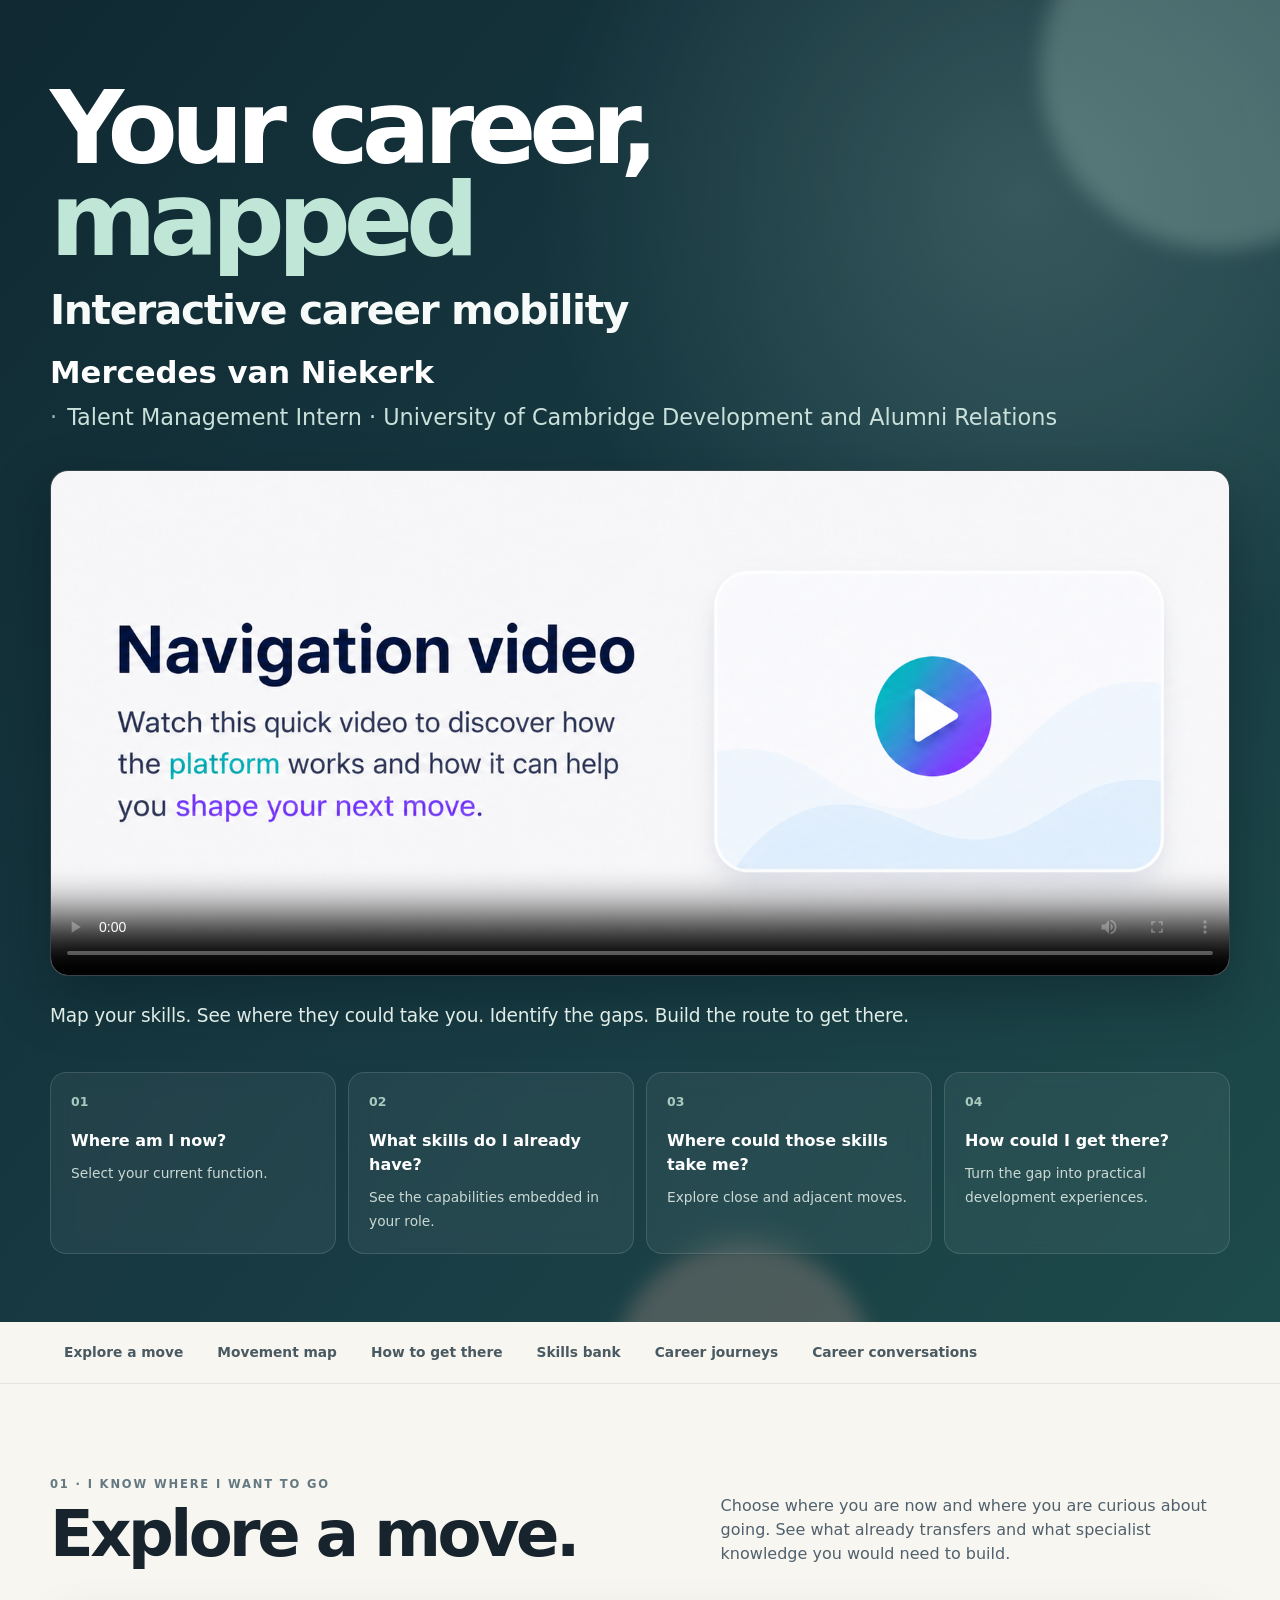
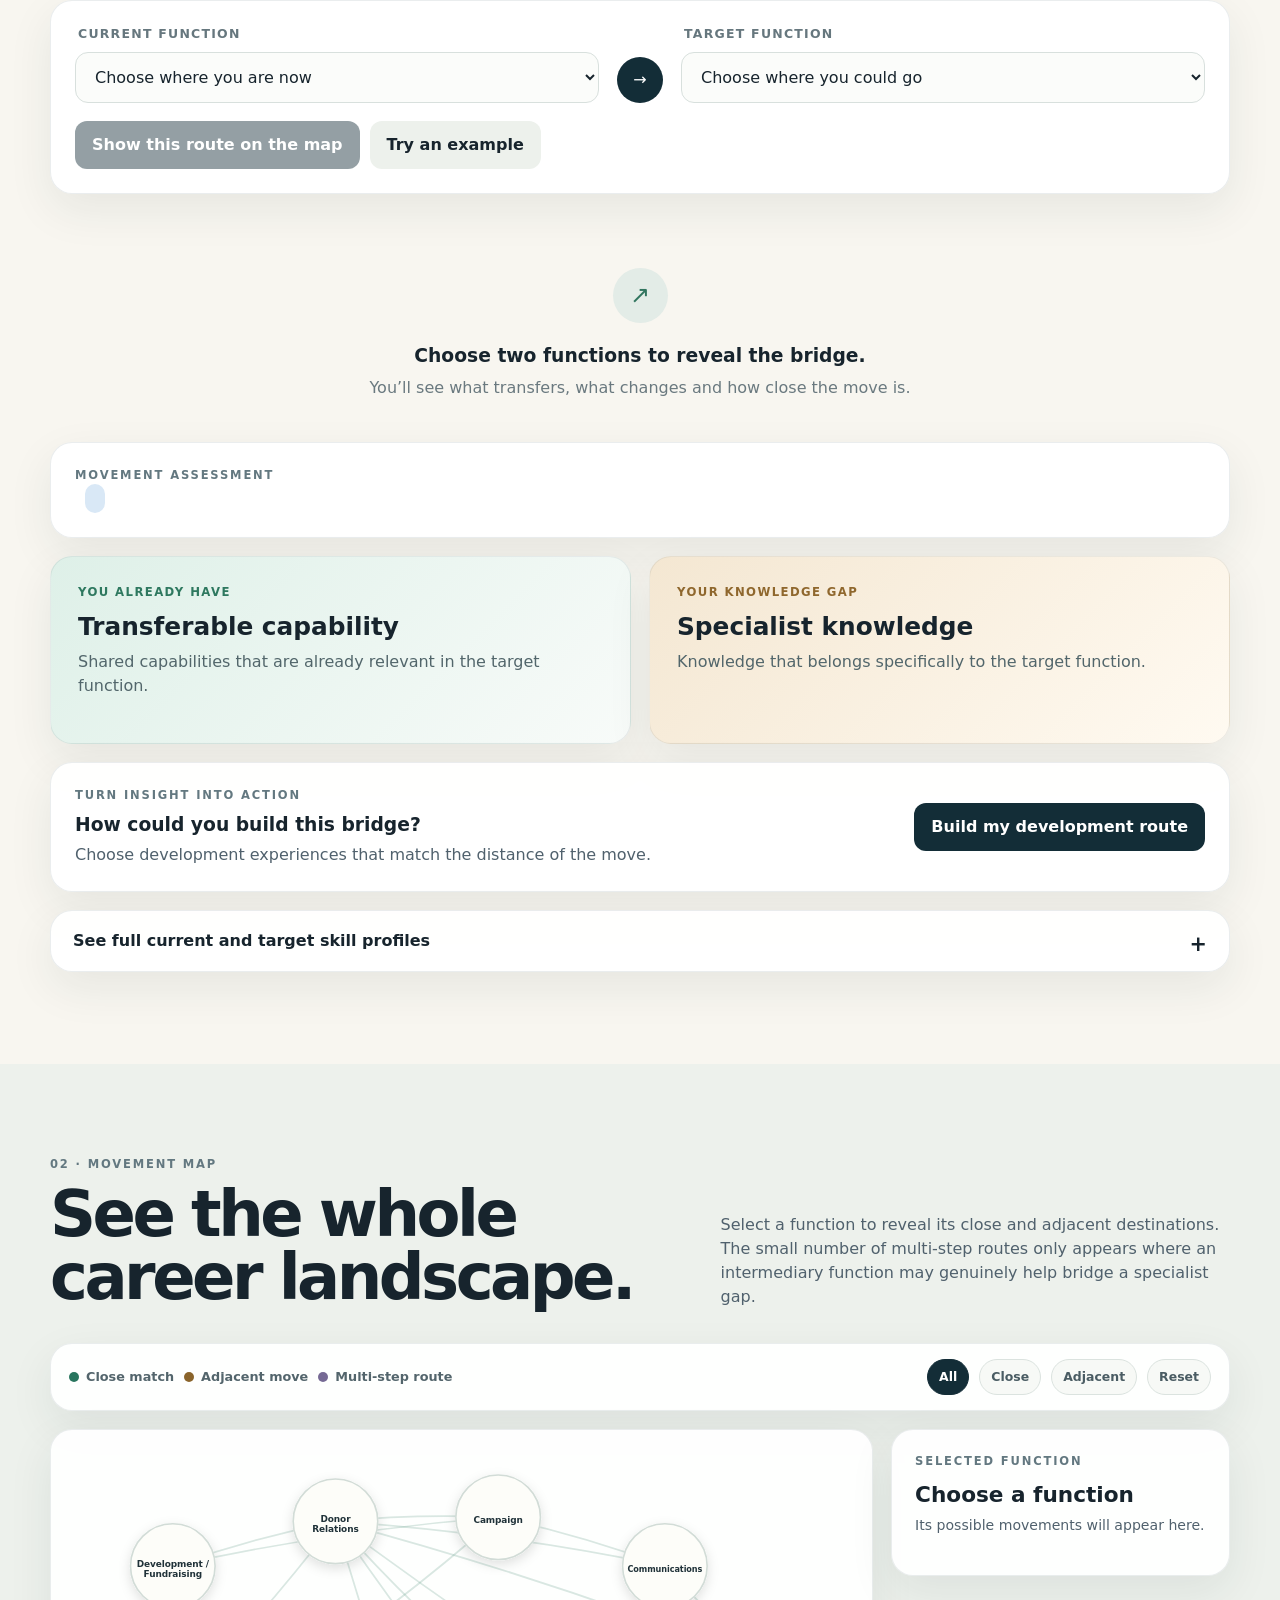
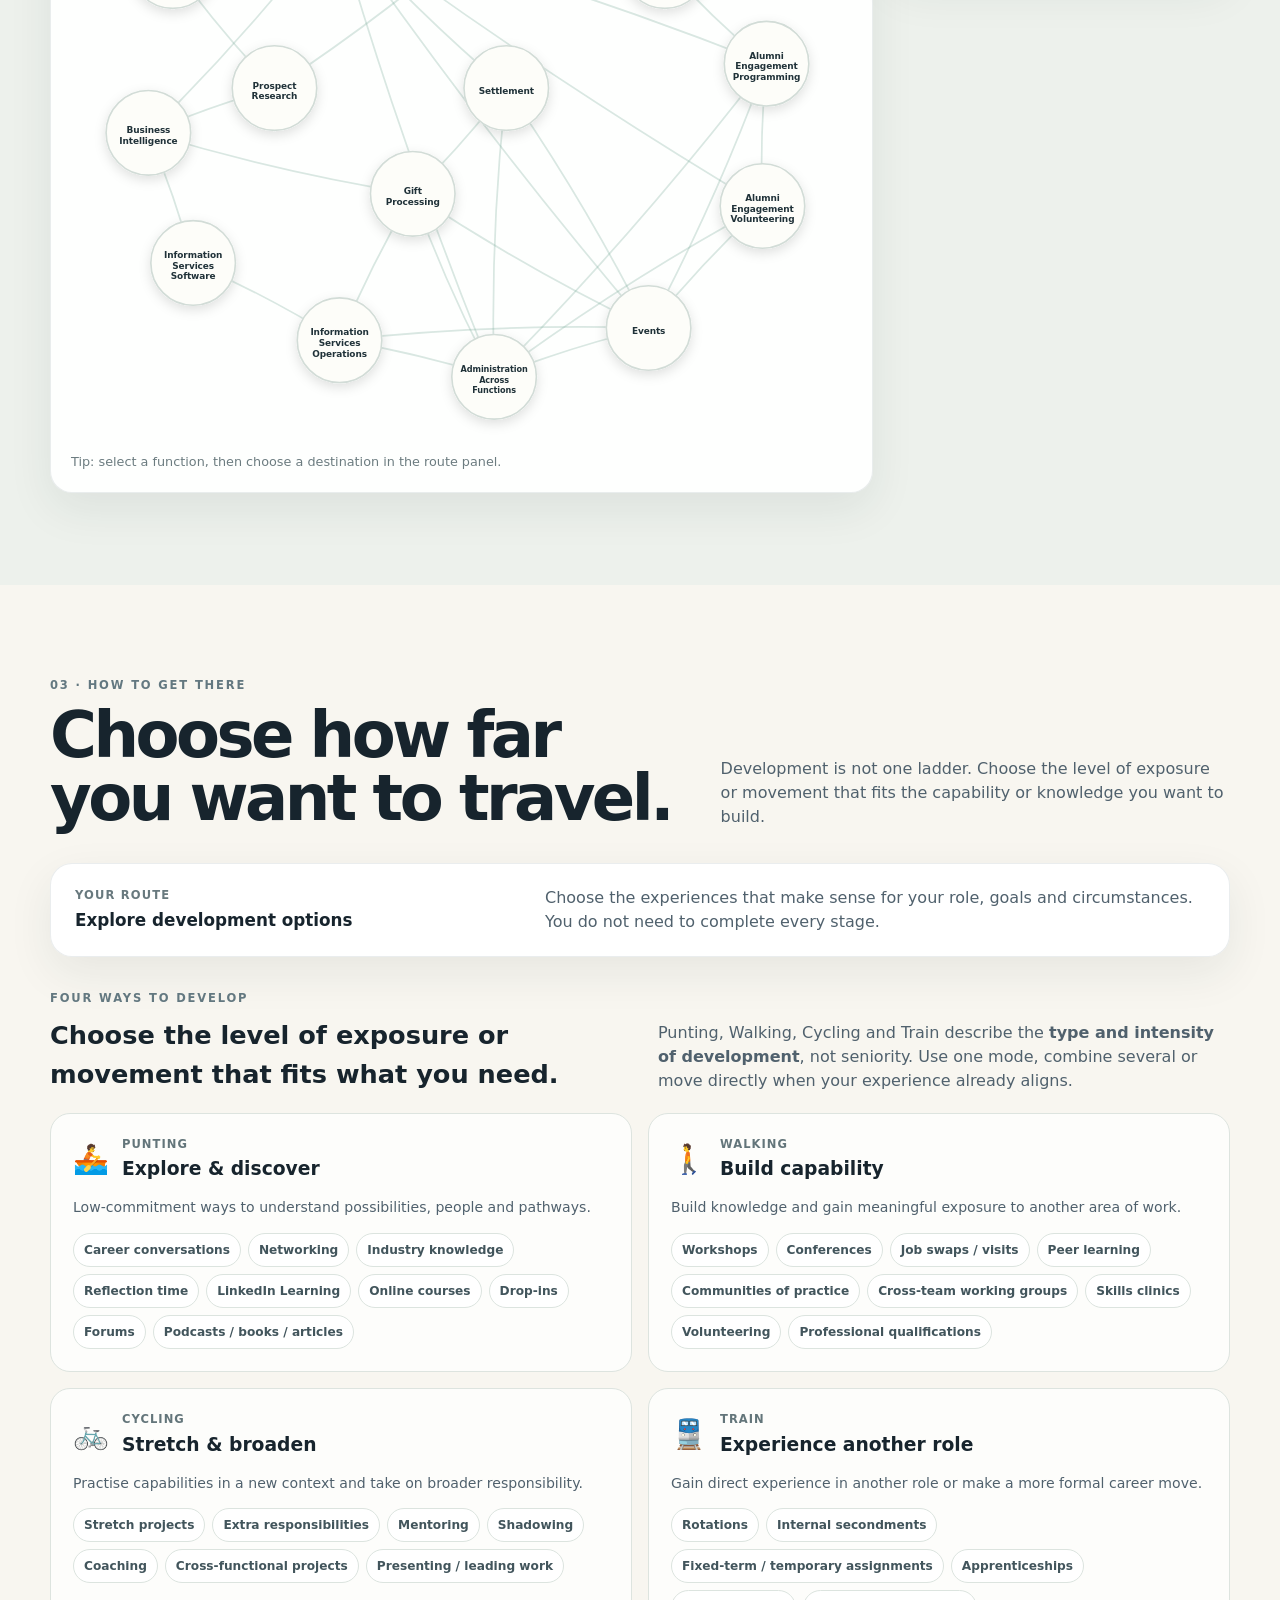
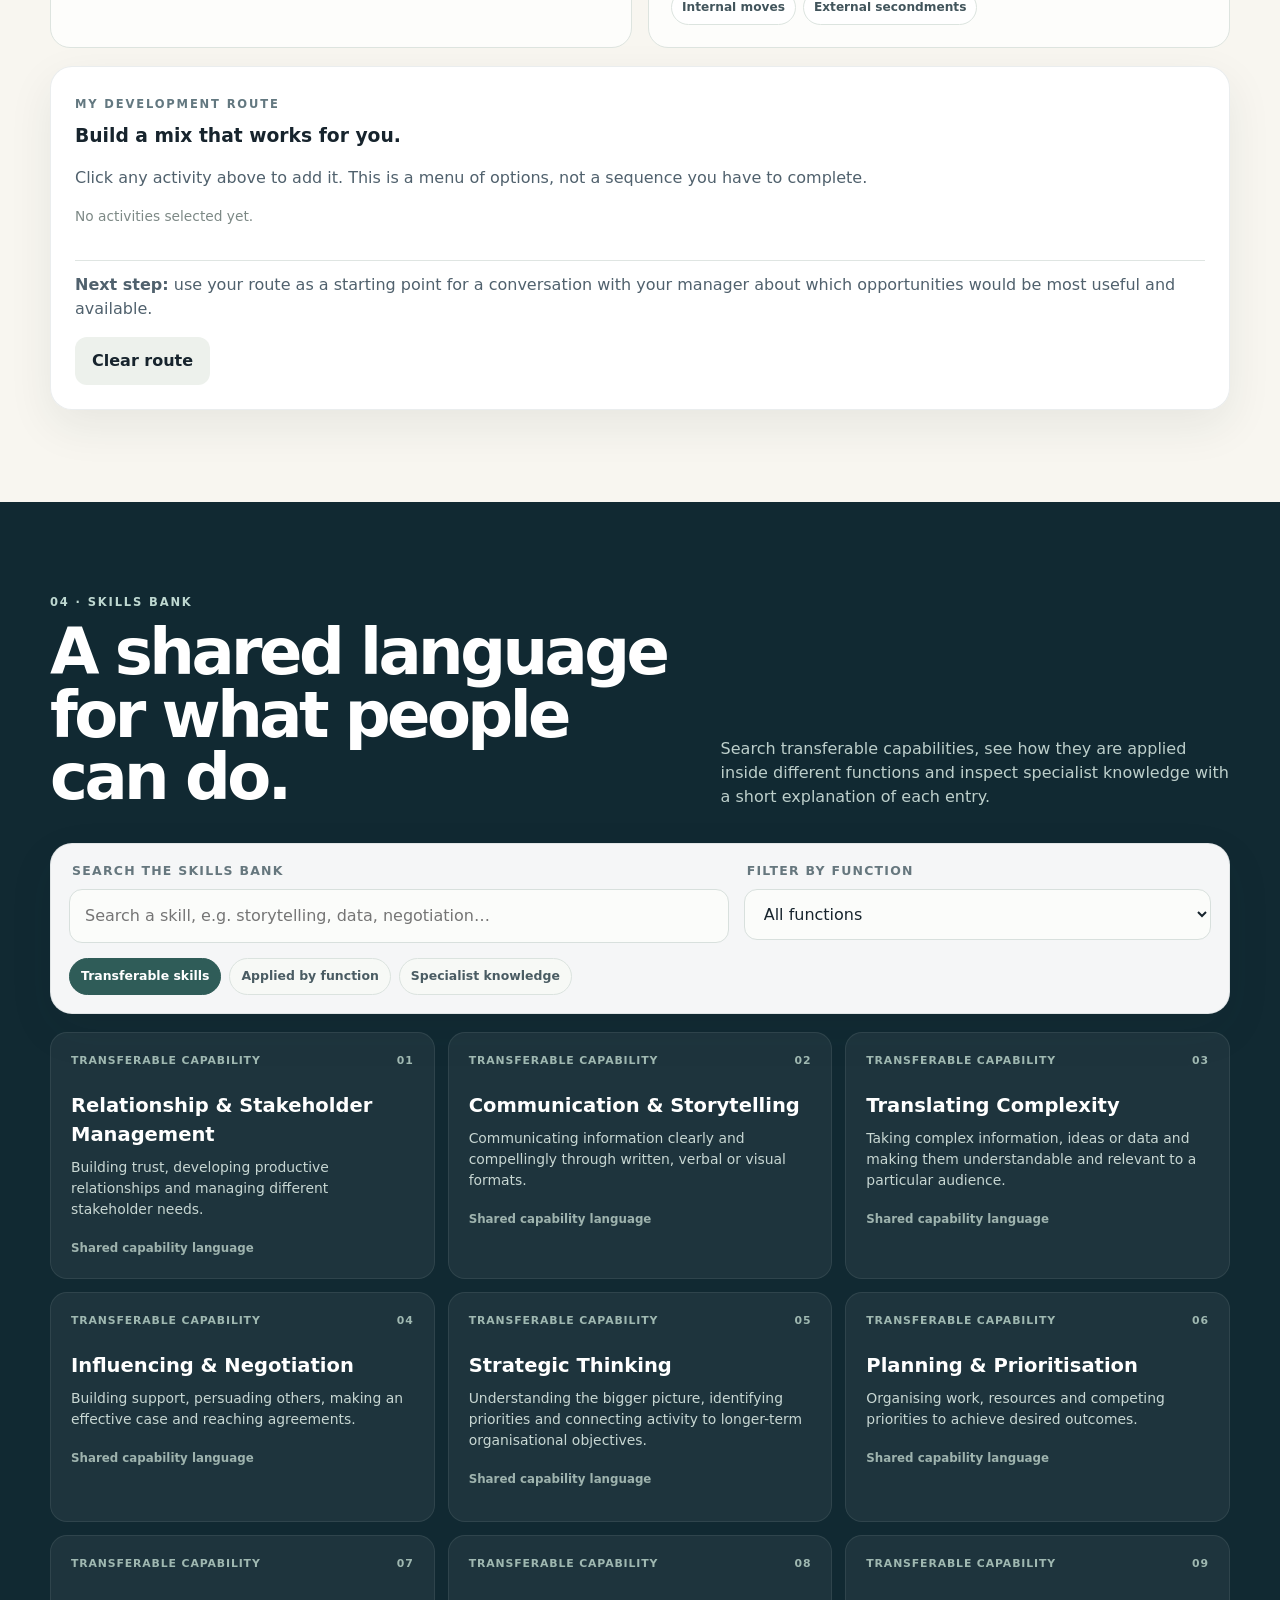
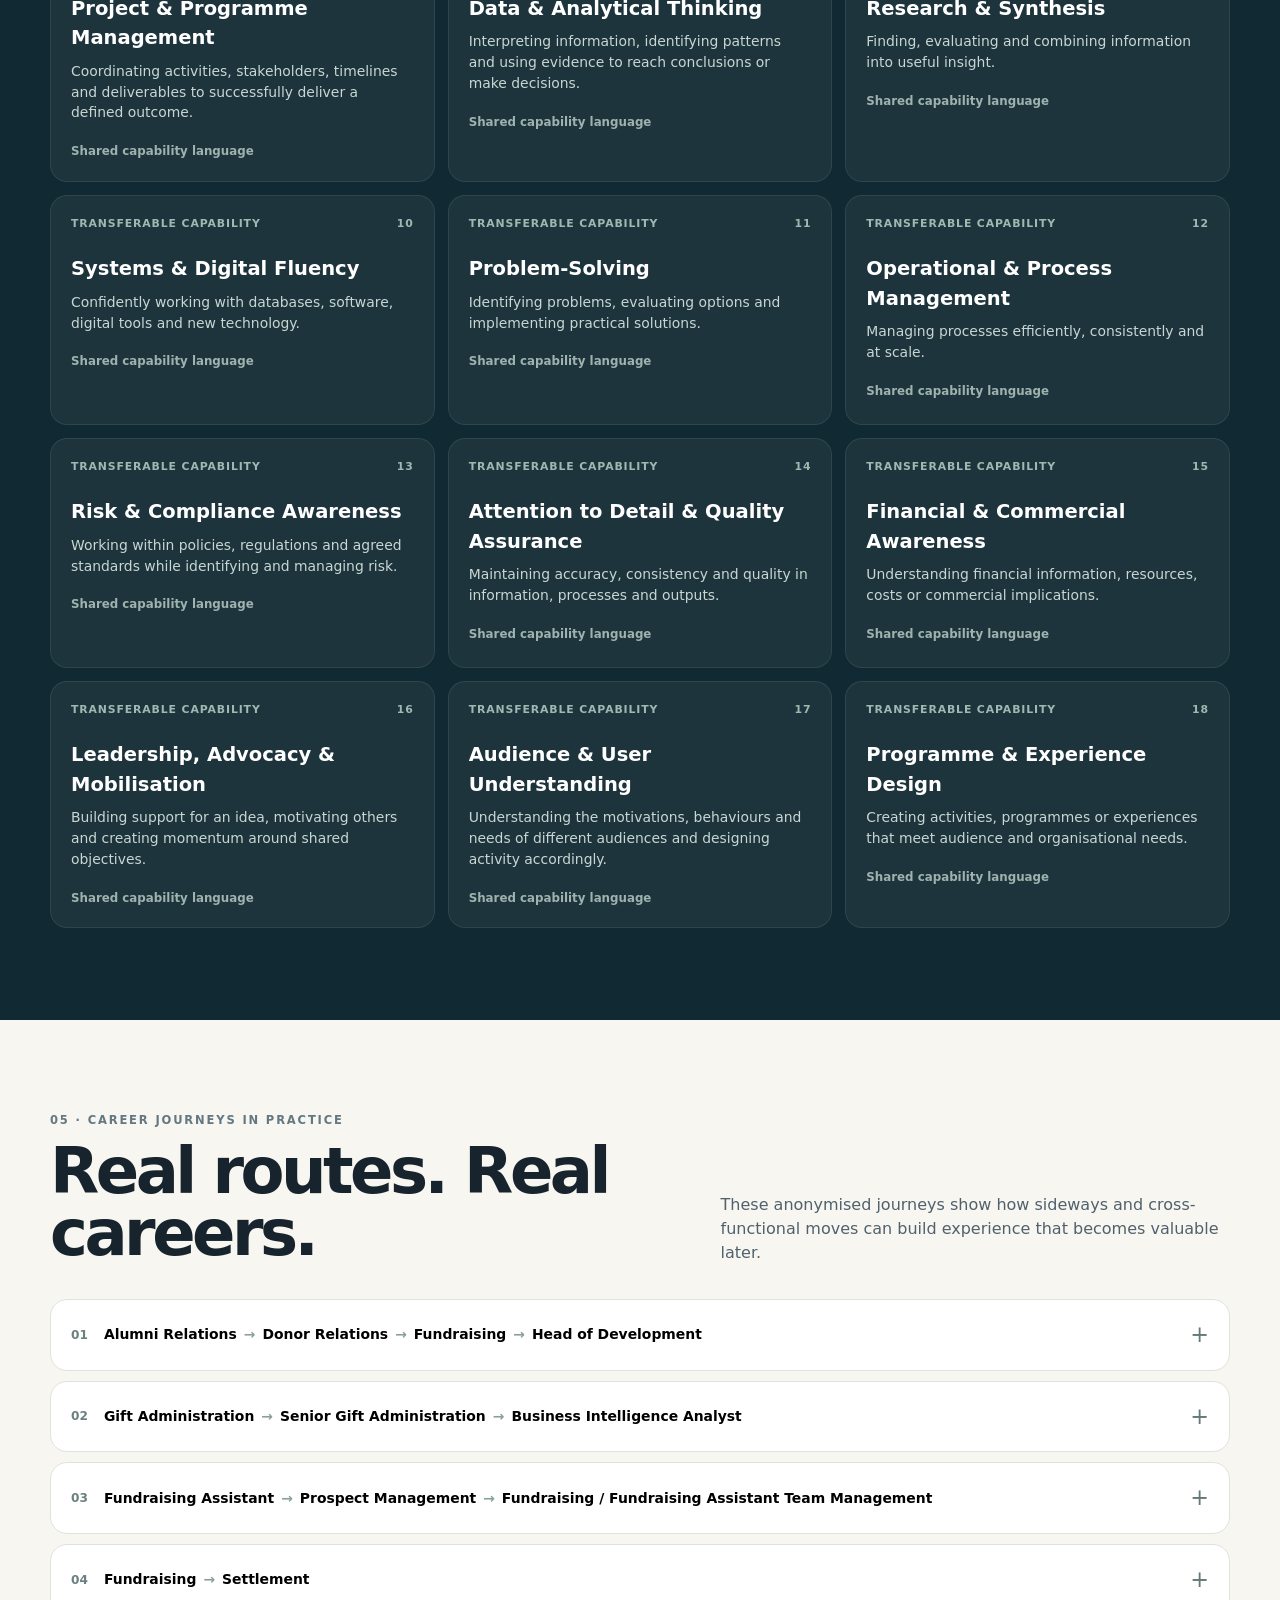
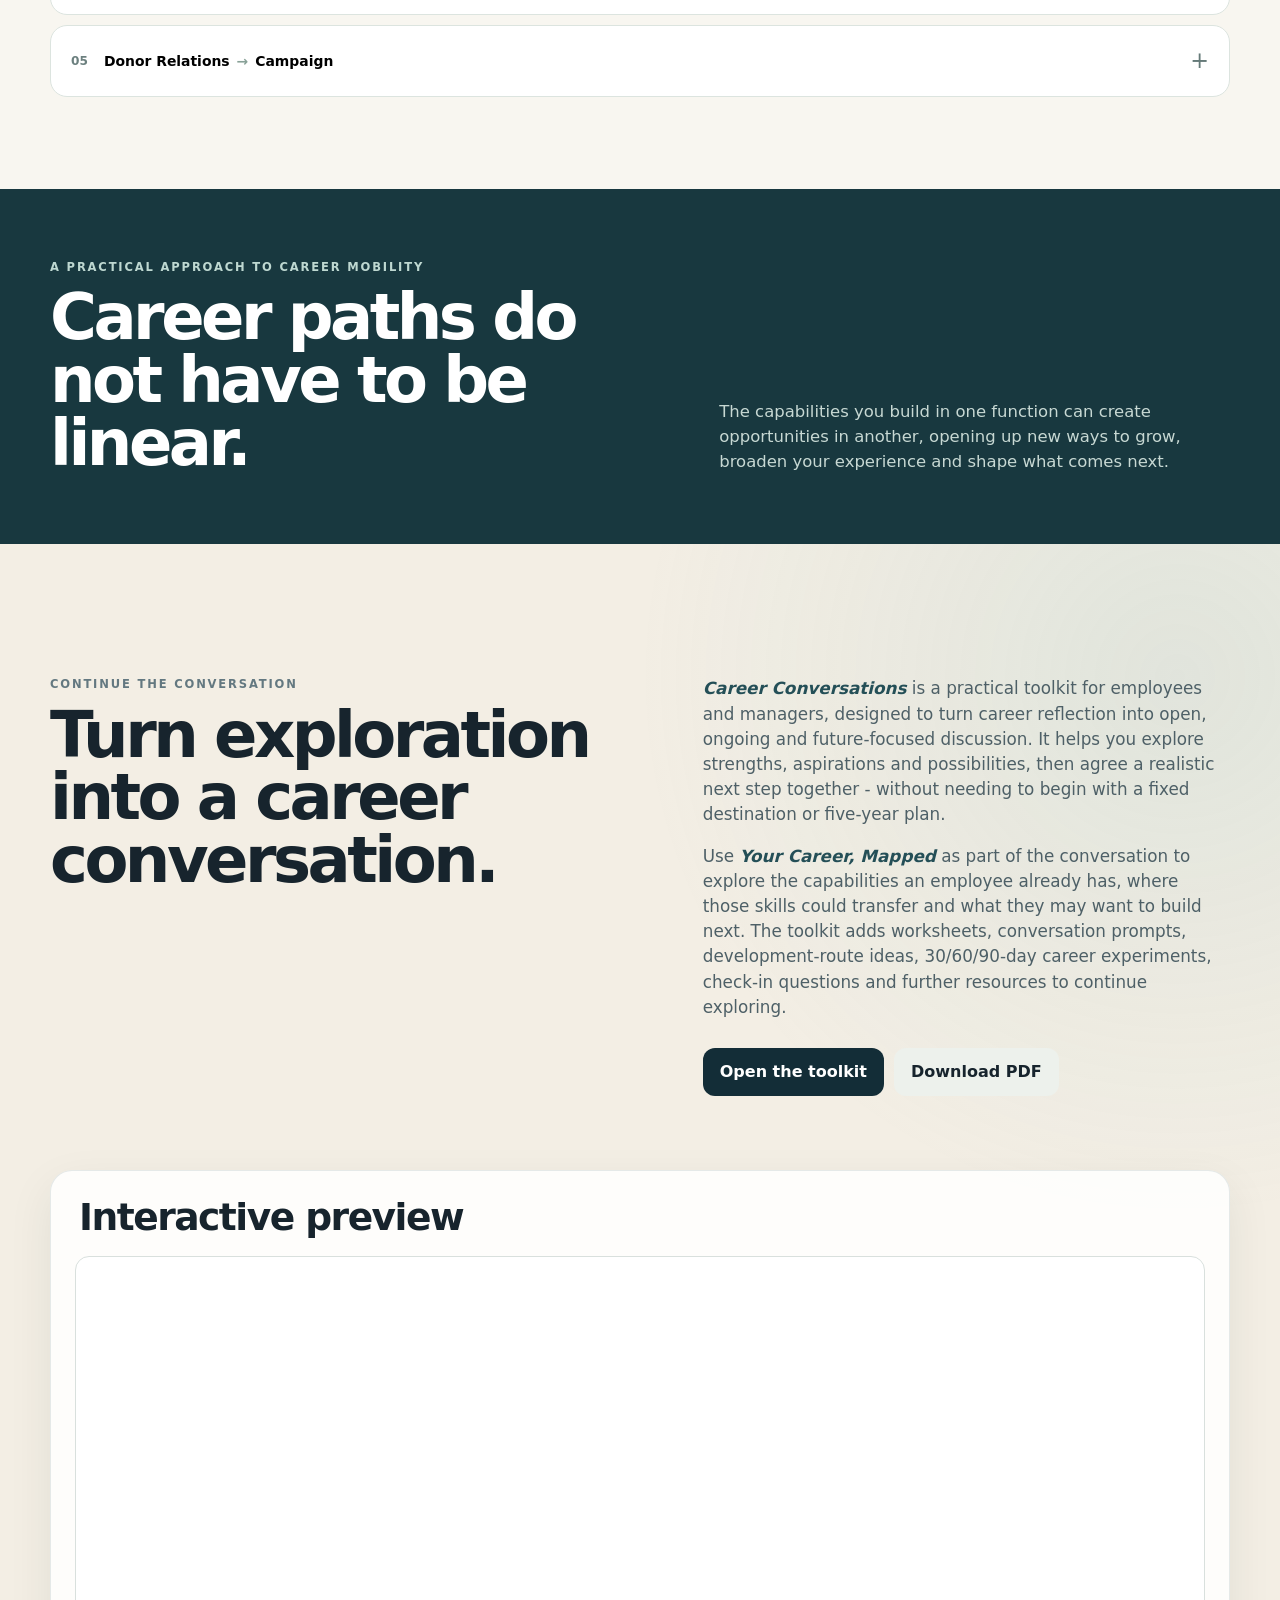
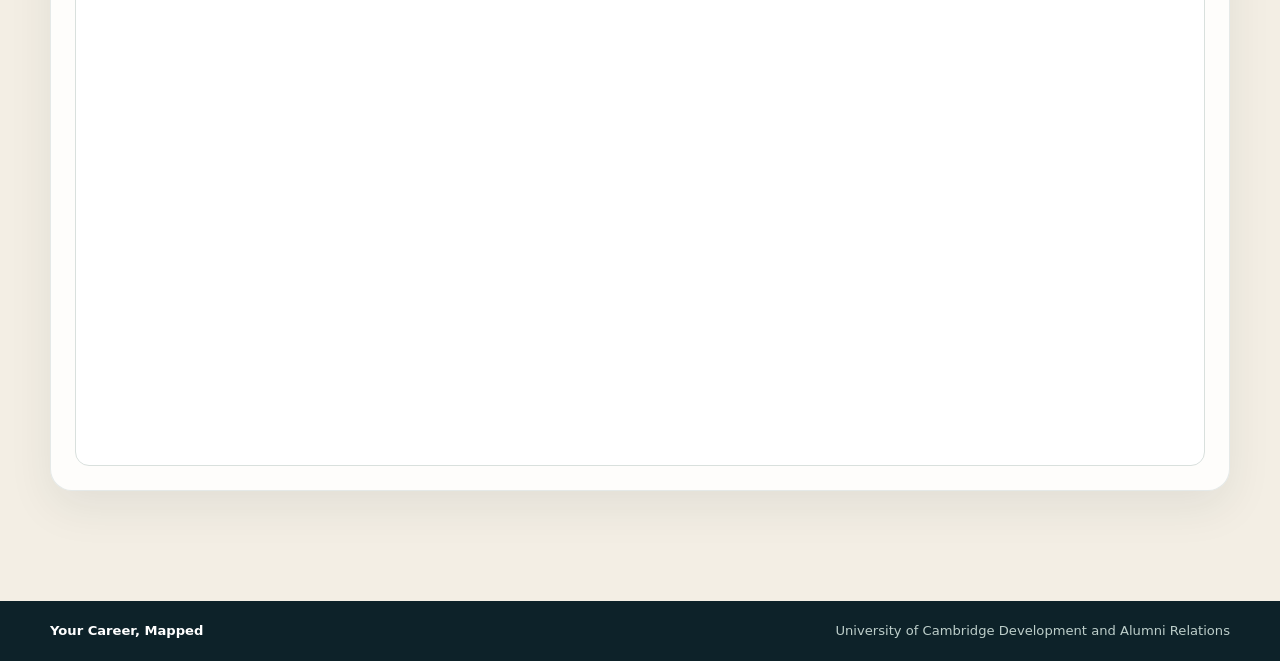
<file: index.html>
<!DOCTYPE html>
<html lang="en">
<head>
  <meta charset="UTF-8" />
  <meta name="viewport" content="width=device-width, initial-scale=1.0" />
  <title>Your Career, Mapped</title>
  <meta name="description" content="Map your skills, see where they could take you, identify the gaps and build the route to get there." />
  <link rel="stylesheet" href="styles.css" />
</head>
<body>
  <a class="skip-link" href="#main">Skip to content</a>

  <header class="hero">
    <div class="hero__glow hero__glow--one"></div>
    <div class="hero__glow hero__glow--two"></div>
    <div class="shell hero__inner">
      <h1>Your career, <span>mapped</span></h1>
      <div class="hero__subtitle">Interactive career mobility</div>
      <p class="hero__creator">
        <strong>Mercedes van Niekerk</strong>
        <span>Talent Management Intern · University of Cambridge Development and Alumni Relations</span>
      </p>

      <div class="hero__video-wrap">
        <video
          class="hero__video"
          controls
          preload="metadata"
          playsinline
          poster="navigation-video-thumbnail.png"
        >
          <source src="career-intro.mp4" type="video/mp4" />
          Your browser does not support embedded video.
        </video>
      </div>

      <p class="hero__lede">Map your skills. See where they could take you. Identify the gaps. Build the route to get there.</p>

      <div class="question-grid" aria-label="Four questions the map helps answer">
        <article><b>01</b><span>Where am I now?</span><small>Select your current function.</small></article>
        <article><b>02</b><span>What skills do I already have?</span><small>See the capabilities embedded in your role.</small></article>
        <article><b>03</b><span>Where could those skills take me?</span><small>Explore close and adjacent moves.</small></article>
        <article><b>04</b><span>How could I get there?</span><small>Turn the gap into practical development experiences.</small></article>
      </div>
    </div>
  </header>

  <nav class="sticky-nav" aria-label="Feature navigation">
    <div class="shell nav-row">
      <a href="#skills-match">Explore a move</a>
      <a href="#movement-map">Movement map</a>
      <a href="#development-route">How to get there</a>
      <a href="#skills-bank">Skills bank</a>
      <a href="#examples">Career journeys</a>
      <a href="#career-conversations">Career conversations</a>
    </div>
  </nav>

  <main id="main">
    <section class="section shell" id="skills-match">
      <div class="section-heading">
        <div>
          <div class="eyebrow eyebrow--dark">01 · I know where I want to go</div>
          <h2>Explore a move.</h2>
        </div>
        <p>Choose where you are now and where you are curious about going. See what already transfers and what specialist knowledge you would need to build.</p>
      </div>

      <div class="match-builder card">
        <div class="select-grid">
          <label>
            <span>Current function</span>
            <select id="currentFunction">
              <option value="">Choose where you are now</option>
            </select>
          </label>
          <div class="arrow-disc" aria-hidden="true">→</div>
          <label>
            <span>Target function</span>
            <select id="dreamFunction">
              <option value="">Choose where you could go</option>
            </select>
          </label>
        </div>
        <div class="builder-actions">
          <button class="btn btn--primary" id="showOnMapBtn" type="button" disabled>Show this route on the map</button>
          <button class="btn btn--ghost" id="exampleBtn" type="button">Try an example</button>
        </div>
      </div>

      <div id="matchEmpty" class="empty-state">
        <div class="empty-state__icon">↗</div>
        <h3>Choose two functions to reveal the bridge.</h3>
        <p>You’ll see what transfers, what changes and how close the move is.</p>
      </div>

      <div id="matchResults" class="match-results" hidden>
        <div class="match-summary card">
          <div>
            <div class="eyebrow eyebrow--dark">Movement assessment</div>
            <div class="match-title-row">
              <h3 id="matchTitle"></h3>
              <span id="matchBadge" class="match-badge"></span>
            </div>
            <p id="matchExplanation"></p>
          </div>
        </div>

        <div class="insight-grid">
          <article class="insight-card insight-card--have">
            <div class="insight-card__kicker">You already have</div>
            <h3>Transferable capability</h3>
            <p>Shared capabilities that are already relevant in the target function.</p>
            <div id="transferSkills" class="chips"></div>
          </article>

          <article class="insight-card insight-card--gap">
            <div class="insight-card__kicker">Your knowledge gap</div>
            <h3>Specialist knowledge</h3>
            <p>Knowledge that belongs specifically to the target function.</p>
            <div id="gapSkills" class="knowledge-list"></div>
          </article>
        </div>

        <div class="comparison-actions card">
          <div>
            <div class="eyebrow eyebrow--dark">Turn insight into action</div>
            <h3>How could you build this bridge?</h3>
            <p id="developmentRecommendation">Choose development experiences that match the distance of the move.</p>
          </div>
          <button class="btn btn--primary" id="buildRouteBtn" type="button">Build my development route</button>
        </div>

        <details class="skill-profile-details card">
          <summary>See full current and target skill profiles</summary>
          <div class="two-panel-grid two-panel-grid--inside">
            <article class="role-panel">
              <div class="role-panel__top">
                <div>
                  <div class="eyebrow eyebrow--dark">Current skill set</div>
                  <h3 id="currentRoleName"></h3>
                </div>
                <span class="mini-tag">Now</span>
              </div>
              <div class="subheading">Transferable capabilities</div>
              <div id="currentCapabilities" class="skill-list"></div>
            </article>

            <article class="role-panel">
              <div class="role-panel__top">
                <div>
                  <div class="eyebrow eyebrow--dark">Target skill set</div>
                  <h3 id="dreamRoleName"></h3>
                </div>
                <span class="mini-tag mini-tag--dream">Next</span>
              </div>
              <div class="subheading">Transferable capabilities</div>
              <div id="dreamCapabilities" class="skill-list"></div>
              <div class="subheading subheading--spaced">Specialist knowledge</div>
              <div id="dreamSpecialist" class="knowledge-list knowledge-list--plain"></div>
            </article>
          </div>
        </details>
      </div>
    </section>

    <section class="section section--tint" id="movement-map">
      <div class="shell">
        <div class="section-heading">
          <div>
            <div class="eyebrow eyebrow--dark">02 · Movement map</div>
            <h2>See the whole career landscape.</h2>
          </div>
          <p>Select a function to reveal its close and adjacent destinations. The small number of multi-step routes only appears where an intermediary function may genuinely help bridge a specialist gap.</p>
        </div>

        <div class="map-toolbar card">
          <div class="legend" aria-label="Movement type legend">
            <span><i class="dot dot--close"></i>Close match</span>
            <span><i class="dot dot--adjacent"></i>Adjacent move</span>
            <span><i class="dot dot--multi"></i>Multi-step route</span>
          </div>
          <div class="map-actions">
            <button class="filter-btn is-active" data-map-filter="all" type="button">All</button>
            <button class="filter-btn" data-map-filter="close" type="button">Close</button>
            <button class="filter-btn" data-map-filter="adjacent" type="button">Adjacent</button>
            <button class="filter-btn" id="resetMapBtn" type="button">Reset</button>
          </div>
        </div>

        <div class="map-layout">
          <div class="network-card card">
            <svg id="careerMap" viewBox="0 0 980 740" role="img" aria-labelledby="mapTitle mapDesc">
              <title id="mapTitle">Interactive career movement network</title>
              <desc id="mapDesc">Functions are shown as labelled circular nodes. Selecting a function reveals close, adjacent and occasional multi-step career routes.</desc>
              <defs>
                <filter id="softShadow" x="-30%" y="-30%" width="160%" height="160%">
                  <feDropShadow dx="0" dy="5" stdDeviation="7" flood-opacity=".12"/>
                </filter>
              </defs>
              <g id="edgeLayer"></g>
              <g id="nodeLayer"></g>
            </svg>
            <p class="map-hint">Tip: select a function, then choose a destination in the route panel.</p>
          </div>

          <aside class="route-detail card" id="mapRouteDetail">
            <div class="eyebrow eyebrow--dark">Selected function</div>
            <h3 id="selectedNodeTitle">Choose a function</h3>
            <p id="selectedNodeIntro">Its possible movements will appear here.</p>
            <div id="routeOptions" class="route-options"></div>
            <div id="selectedRouteDetail" hidden>
              <div class="detail-divider"></div>
              <div class="route-detail__header">
                <span id="routeDetailBadge" class="match-badge"></span>
                <h4 id="routeDetailTitle"></h4>
              </div>
              <p id="routeDetailNote" class="route-detail__note" hidden></p>
              <div class="mini-columns">
                <div>
                  <span>What transfers</span>
                  <ul id="routeDetailTransfers"></ul>
                </div>
                <div>
                  <span>Specialist knowledge to build</span>
                  <ul id="routeDetailGap"></ul>
                </div>
              </div>
            </div>
          </aside>
        </div>
      </div>
    </section>

    <section class="section shell" id="development-route">
      <div class="section-heading">
        <div>
          <div class="eyebrow eyebrow--dark">03 · How to get there</div>
          <h2>Choose how far you want to travel.</h2>
        </div>
        <p>Development is not one ladder. Choose the level of exposure or movement that fits the capability or knowledge you want to build.</p>
      </div>

      <div id="developmentContext" class="development-context card">
        <div>
          <span class="development-context__label">Your route</span>
          <strong id="developmentContextTitle">Explore development options</strong>
        </div>
        <p id="developmentContextText">Choose the experiences that make sense for your role, goals and circumstances. You do not need to complete every stage.</p>
      </div>

      <div class="travel-guide">
        <div>
          <span class="eyebrow eyebrow--dark">Four ways to develop</span>
          <h3>Choose the level of exposure or movement that fits what you need.</h3>
        </div>
        <p>Punting, Walking, Cycling and Train describe the <strong>type and intensity of development</strong>, not seniority. Use one mode, combine several or move directly when your experience already aligns.</p>
      </div>

      <div class="development-board" aria-label="Development options by travel mode">
        <article class="travel-mode travel-mode--punt" data-mode-card="punt">
          <div class="travel-mode__header"><span class="travel-mode__icon" aria-hidden="true">🚣</span><div><span class="travel-mode__name">Punting</span><h3>Explore &amp; discover</h3></div></div>
          <p class="travel-mode__intro">Low-commitment ways to understand possibilities, people and pathways.</p>
          <div class="travel-mode__activities">
            <button class="development-activity" type="button" data-mode="punt" data-activity="Career conversations">Career conversations</button>
            <button class="development-activity" type="button" data-mode="punt" data-activity="Networking">Networking</button>
            <button class="development-activity" type="button" data-mode="punt" data-activity="Industry knowledge">Industry knowledge</button>
            <button class="development-activity" type="button" data-mode="punt" data-activity="Reflection time">Reflection time</button>
            <button class="development-activity" type="button" data-mode="punt" data-activity="LinkedIn Learning">LinkedIn Learning</button>
            <button class="development-activity" type="button" data-mode="punt" data-activity="Online courses">Online courses</button>
            <button class="development-activity" type="button" data-mode="punt" data-activity="Drop-ins">Drop-ins</button>
            <button class="development-activity" type="button" data-mode="punt" data-activity="Forums">Forums</button>
            <button class="development-activity" type="button" data-mode="punt" data-activity="Podcasts / books / articles">Podcasts / books / articles</button>
          </div>
        </article>

        <article class="travel-mode travel-mode--walk" data-mode-card="walk">
          <div class="travel-mode__header"><span class="travel-mode__icon" aria-hidden="true">🚶</span><div><span class="travel-mode__name">Walking</span><h3>Build capability</h3></div></div>
          <p class="travel-mode__intro">Build knowledge and gain meaningful exposure to another area of work.</p>
          <div class="travel-mode__activities">
            <button class="development-activity" type="button" data-mode="walk" data-activity="Workshops">Workshops</button>
            <button class="development-activity" type="button" data-mode="walk" data-activity="Conferences">Conferences</button>
            <button class="development-activity" type="button" data-mode="walk" data-activity="Job swaps / visits">Job swaps / visits</button>
            <button class="development-activity" type="button" data-mode="walk" data-activity="Peer learning">Peer learning</button>
            <button class="development-activity" type="button" data-mode="walk" data-activity="Communities of practice">Communities of practice</button>
            <button class="development-activity" type="button" data-mode="walk" data-activity="Cross-team working groups">Cross-team working groups</button>
            <button class="development-activity" type="button" data-mode="walk" data-activity="Skills clinics">Skills clinics</button>
            <button class="development-activity" type="button" data-mode="walk" data-activity="Volunteering">Volunteering</button>
            <button class="development-activity" type="button" data-mode="walk" data-activity="Professional qualifications">Professional qualifications</button>
          </div>
        </article>

        <article class="travel-mode travel-mode--cycle" data-mode-card="cycle">
          <div class="travel-mode__header"><span class="travel-mode__icon" aria-hidden="true">🚲</span><div><span class="travel-mode__name">Cycling</span><h3>Stretch &amp; broaden</h3></div></div>
          <p class="travel-mode__intro">Practise capabilities in a new context and take on broader responsibility.</p>
          <div class="travel-mode__activities">
            <button class="development-activity" type="button" data-mode="cycle" data-activity="Stretch projects">Stretch projects</button>
            <button class="development-activity" type="button" data-mode="cycle" data-activity="Extra responsibilities">Extra responsibilities</button>
            <button class="development-activity" type="button" data-mode="cycle" data-activity="Mentoring">Mentoring</button>
            <button class="development-activity" type="button" data-mode="cycle" data-activity="Shadowing">Shadowing</button>
            <button class="development-activity" type="button" data-mode="cycle" data-activity="Coaching">Coaching</button>
            <button class="development-activity" type="button" data-mode="cycle" data-activity="Cross-functional projects">Cross-functional projects</button>
            <button class="development-activity" type="button" data-mode="cycle" data-activity="Presenting / leading work">Presenting / leading work</button>
          </div>
        </article>

        <article class="travel-mode travel-mode--train" data-mode-card="train">
          <div class="travel-mode__header"><span class="travel-mode__icon" aria-hidden="true">🚆</span><div><span class="travel-mode__name">Train</span><h3>Experience another role</h3></div></div>
          <p class="travel-mode__intro">Gain direct experience in another role or make a more formal career move.</p>
          <div class="travel-mode__activities">
            <button class="development-activity" type="button" data-mode="train" data-activity="Rotations">Rotations</button>
            <button class="development-activity" type="button" data-mode="train" data-activity="Internal secondments">Internal secondments</button>
            <button class="development-activity" type="button" data-mode="train" data-activity="Fixed-term / temporary assignments">Fixed-term / temporary assignments</button>
            <button class="development-activity" type="button" data-mode="train" data-activity="Apprenticeships">Apprenticeships</button>
            <button class="development-activity" type="button" data-mode="train" data-activity="Internal moves">Internal moves</button>
            <button class="development-activity" type="button" data-mode="train" data-activity="External secondments">External secondments</button>
          </div>
        </article>
      </div>

      <div class="selected-route card">
        <div>
          <span class="eyebrow eyebrow--dark">My development route</span>
          <h3>Build a mix that works for you.</h3>
          <p>Click any activity above to add it. This is a menu of options, not a sequence you have to complete.</p>
        </div>
        <div id="selectedDevelopmentActivities" class="selected-activities"></div>
        <p class="selected-route__next"><strong>Next step:</strong> use your route as a starting point for a conversation with your manager about which opportunities would be most useful and available.</p>
        <button class="btn btn--ghost" id="clearDevelopmentRoute" type="button">Clear route</button>
      </div>
    </section>

    <section class="section section--dark" id="skills-bank">
      <div class="shell">
        <div class="section-heading section-heading--light">
          <div>
            <div class="eyebrow eyebrow--light">04 · Skills bank</div>
            <h2>A shared language for what people can do.</h2>
          </div>
          <p>Search transferable capabilities, see how they are applied inside different functions and inspect specialist knowledge with a short explanation of each entry.</p>
        </div>

        <div class="bank-controls card">
          <label>
            <span>Search the skills bank</span>
            <input id="skillSearch" type="search" placeholder="Search a skill, e.g. storytelling, data, negotiation…" />
          </label>
          <label>
            <span>Filter by function</span>
            <select id="skillFunctionFilter">
              <option value="all">All functions</option>
            </select>
          </label>
          <div class="skill-view-buttons" role="group" aria-label="Skills bank view">
            <button class="filter-btn is-active" data-skill-view="transferable" type="button">Transferable skills</button>
            <button class="filter-btn" data-skill-view="applied" type="button">Applied by function</button>
            <button class="filter-btn" data-skill-view="specialist" type="button">Specialist knowledge</button>
          </div>
        </div>
        <div id="skillsBankGrid" class="skills-bank-grid"></div>
      </div>
    </section>

    <section class="section shell" id="examples">
      <div class="section-heading">
        <div>
          <div class="eyebrow eyebrow--dark">05 · Career journeys in practice</div>
          <h2>Real routes. Real careers.</h2>
        </div>
        <p>These anonymised journeys show how sideways and cross-functional moves can build experience that becomes valuable later.</p>
      </div>
      <div id="journeyList" class="journey-list"></div>
    </section>

    <section class="closing-panel">
      <div class="shell closing-panel__inner">
        <div>
          <div class="eyebrow eyebrow--light">A practical approach to career mobility</div>
          <h2>Career paths do not have to be linear.</h2>
        </div>
        <p>The capabilities you build in one function can create opportunities in another, opening up new ways to grow, broaden your experience and shape what comes next.</p>
      </div>
    </section>

    <section class="career-conversations" id="career-conversations">
      <div class="shell">
        <div class="career-conversations__intro">
          <div class="career-conversations__heading">
            <div class="eyebrow eyebrow--dark">Continue the conversation</div>
            <h2>Turn exploration into a career conversation.</h2>
          </div>
          <div class="career-conversations__copy">
            <p>
              <em>Career Conversations</em> is a practical toolkit for employees and managers,
              designed to turn career reflection into open, ongoing and future-focused discussion.
              It helps you explore strengths, aspirations and possibilities, then agree a realistic
              next step together - without needing to begin with a fixed destination or five-year plan.
            </p>
            <p>
              Use <em>Your Career, Mapped</em> as part of the conversation to explore the capabilities
              an employee already has, where those skills could transfer and what they may want to build
              next. The toolkit adds worksheets, conversation prompts, development-route ideas,
              30/60/90-day career experiments, check-in questions and further resources to continue exploring.
            </p>
            <div class="career-conversations__actions">
              <a class="btn btn--primary" href="career-conversations.pdf" target="_blank" rel="noopener">Open the toolkit</a>
              <a class="btn btn--ghost" href="career-conversations.pdf" download>Download PDF</a>
            </div>
          </div>
        </div>

        <div class="toolkit-embed">
          <div class="toolkit-embed__heading">
            <h3>Interactive preview</h3>
          </div>
          <iframe
            src="career-conversations.pdf#view=FitH&amp;toolbar=1"
            title="Career Conversations toolkit by Mercedes van Niekerk"
            loading="lazy"
          ></iframe>
        </div>
      </div>
    </section>
  </main>

  <footer class="footer">
    <div class="shell footer__inner">
      <strong>Your Career, Mapped</strong>
      <span>University of Cambridge Development and Alumni Relations</span>
    </div>
  </footer>

  <script src="data.js"></script>
  <script src="app.js"></script>
</body>
</html>
</file>
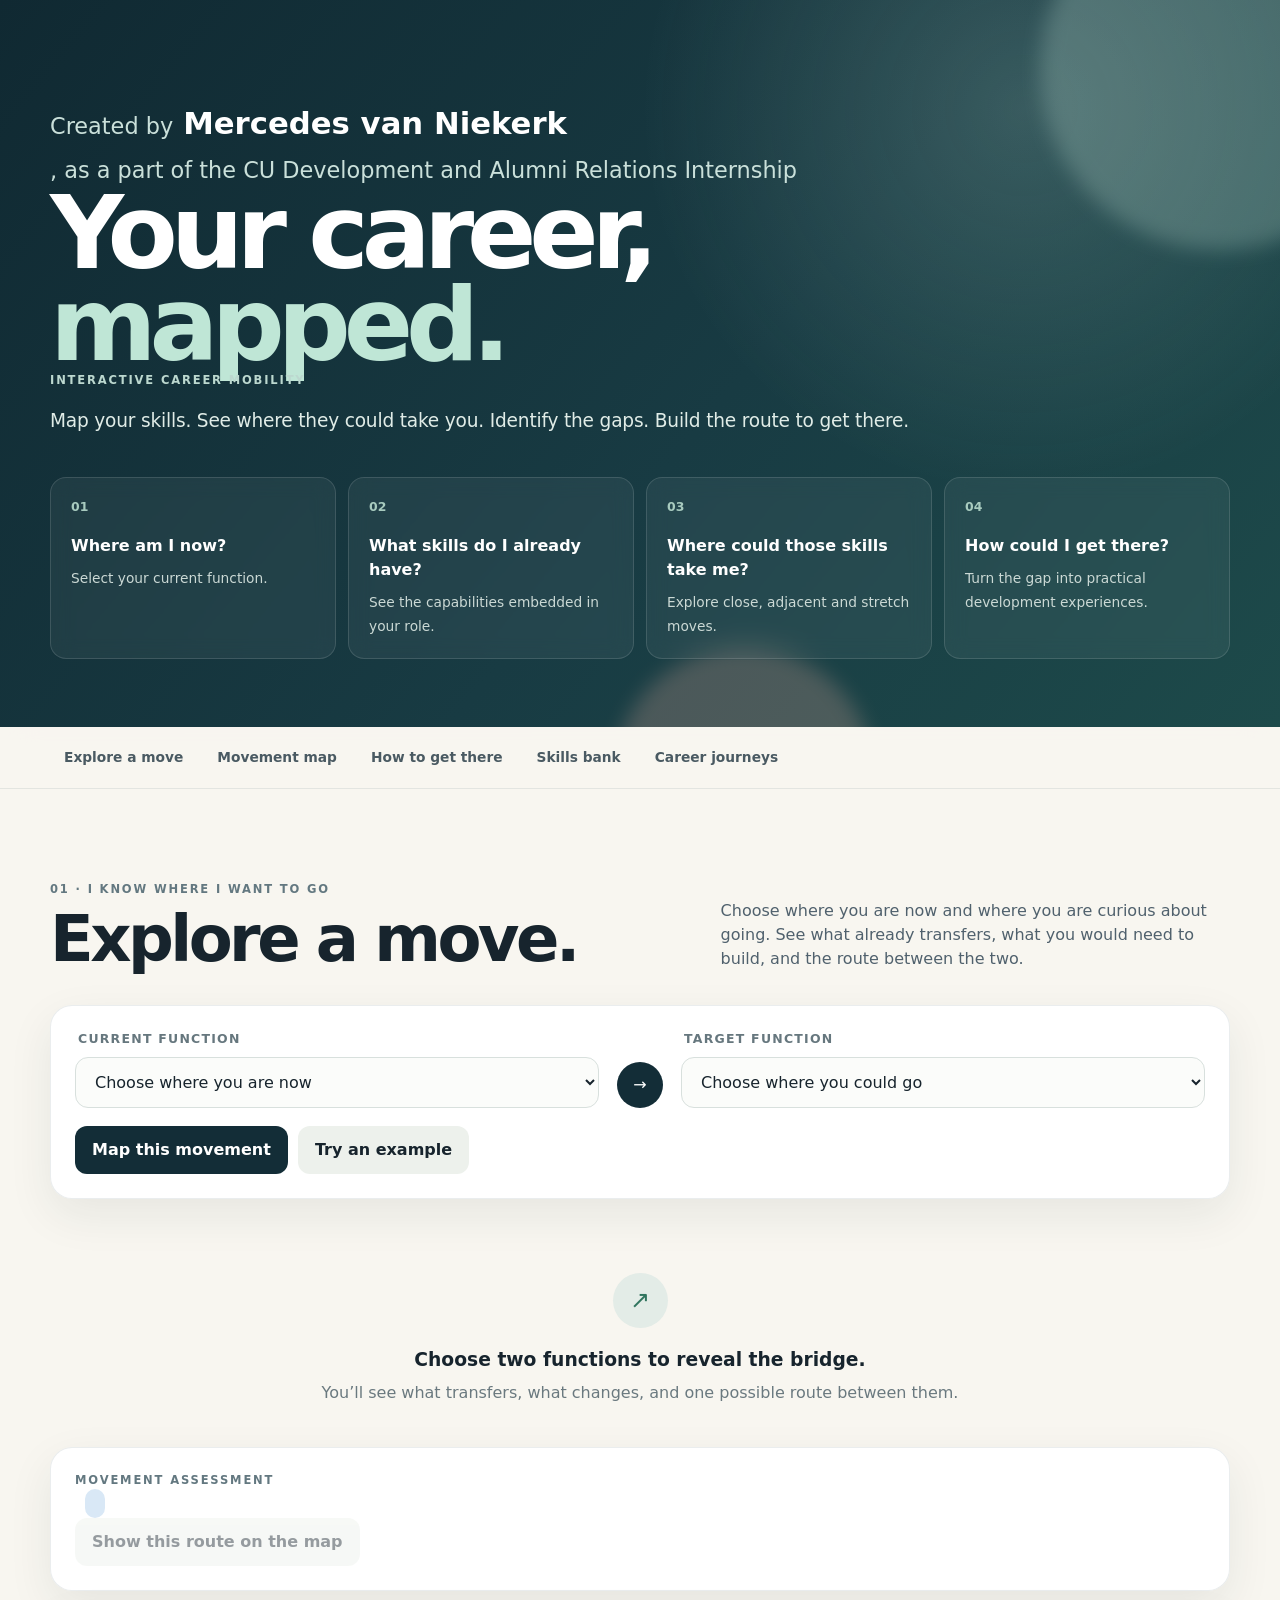
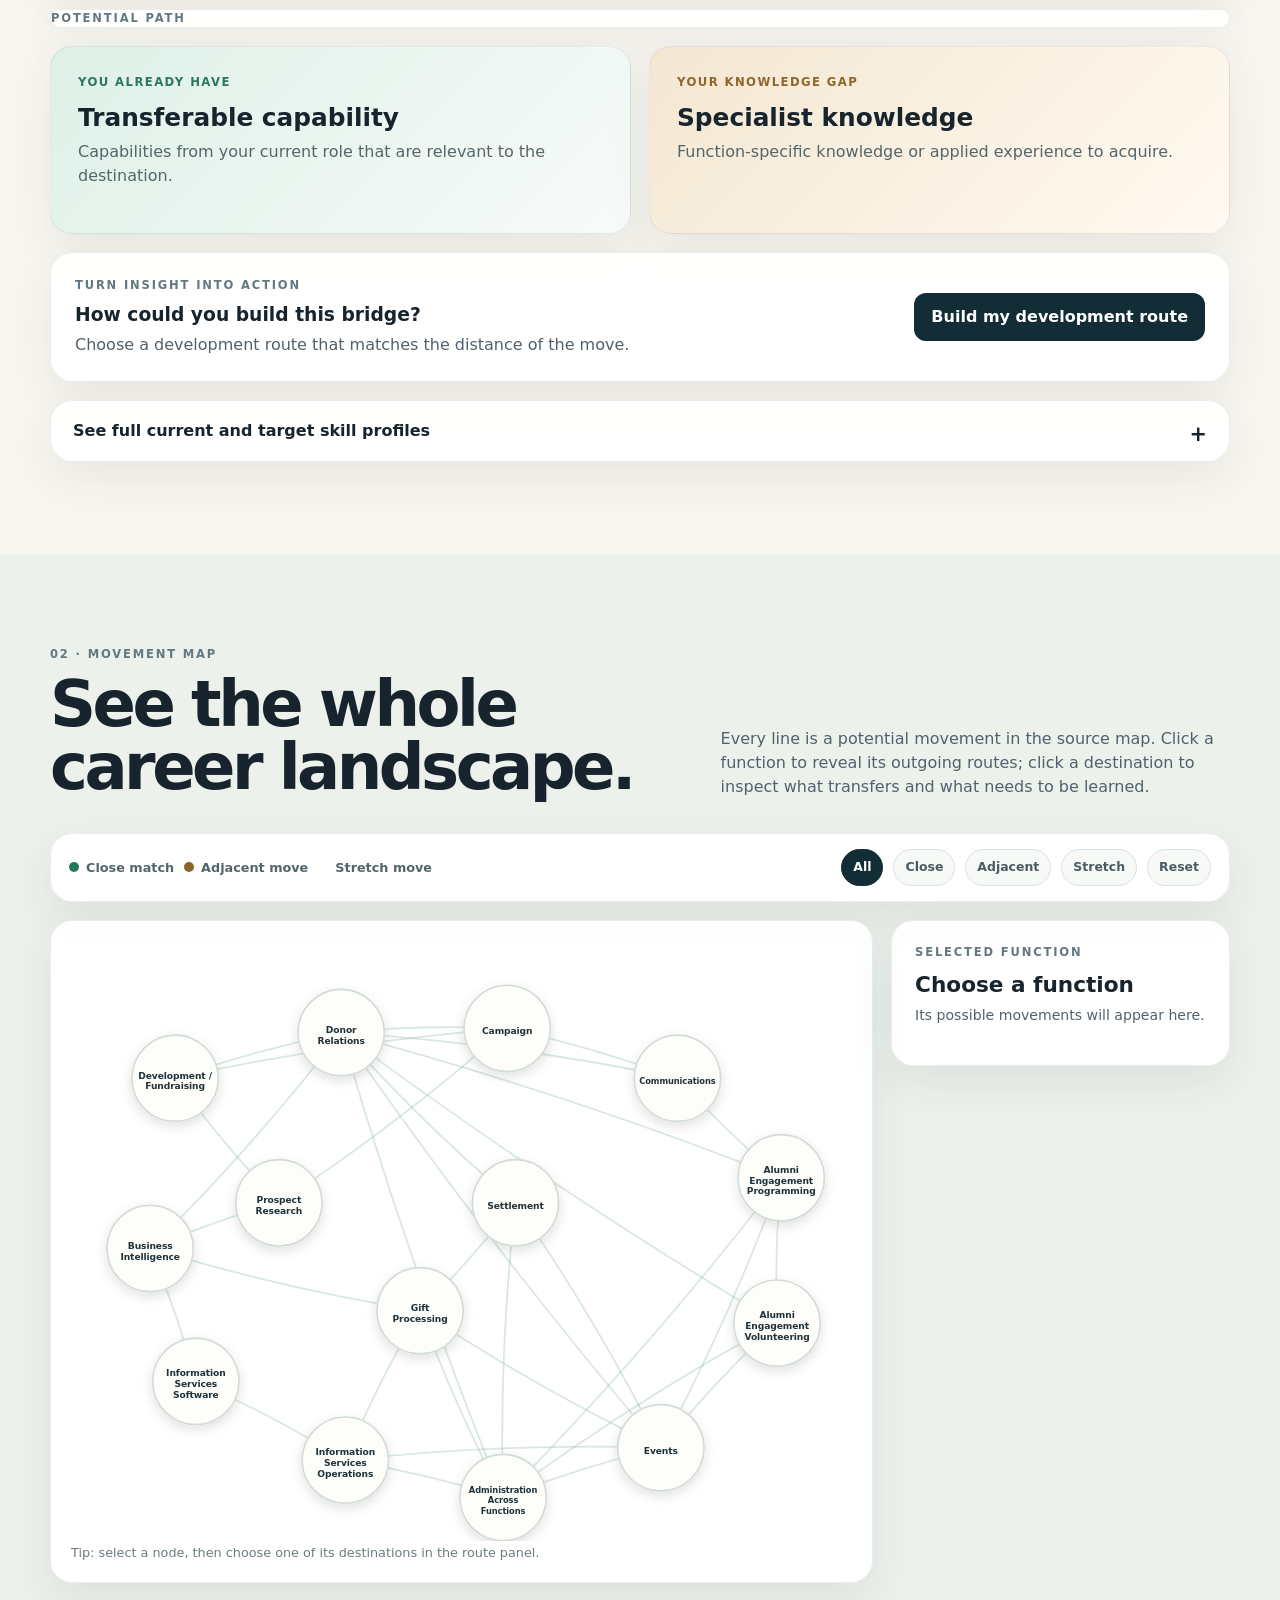
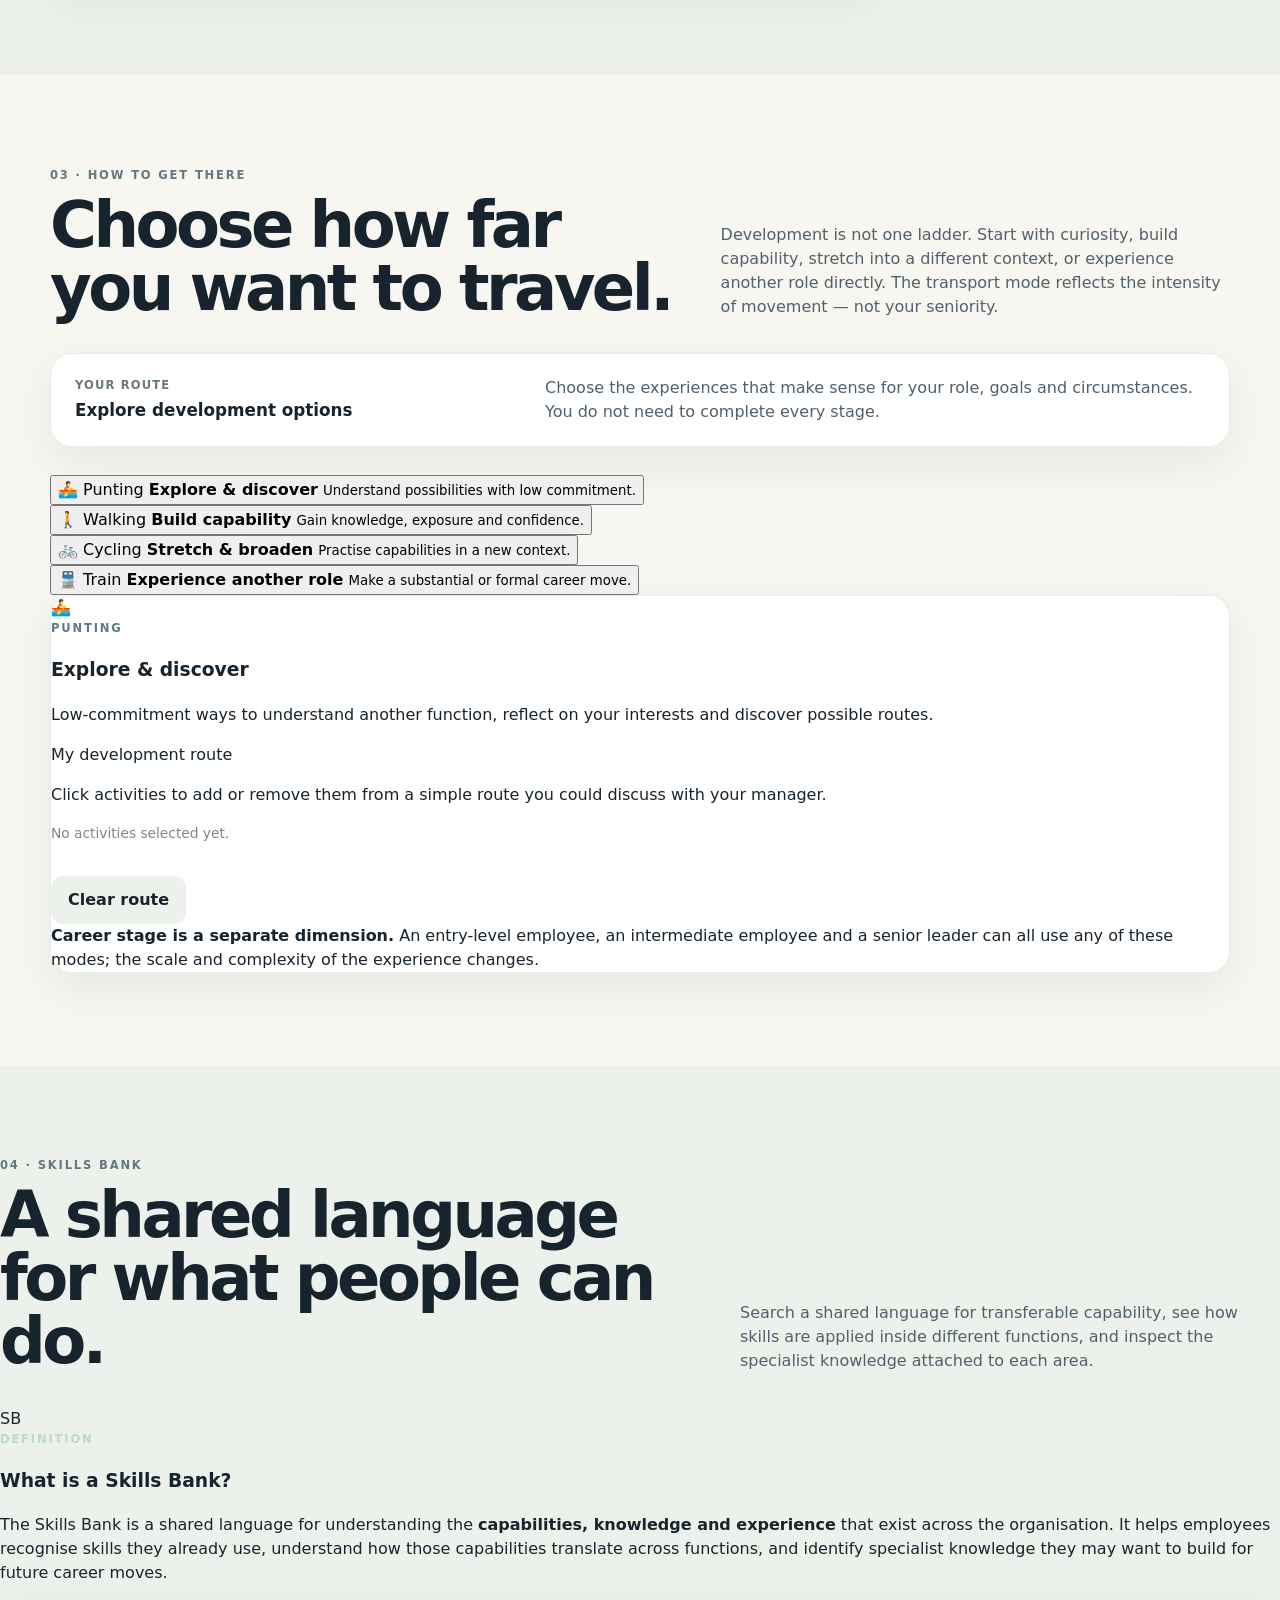
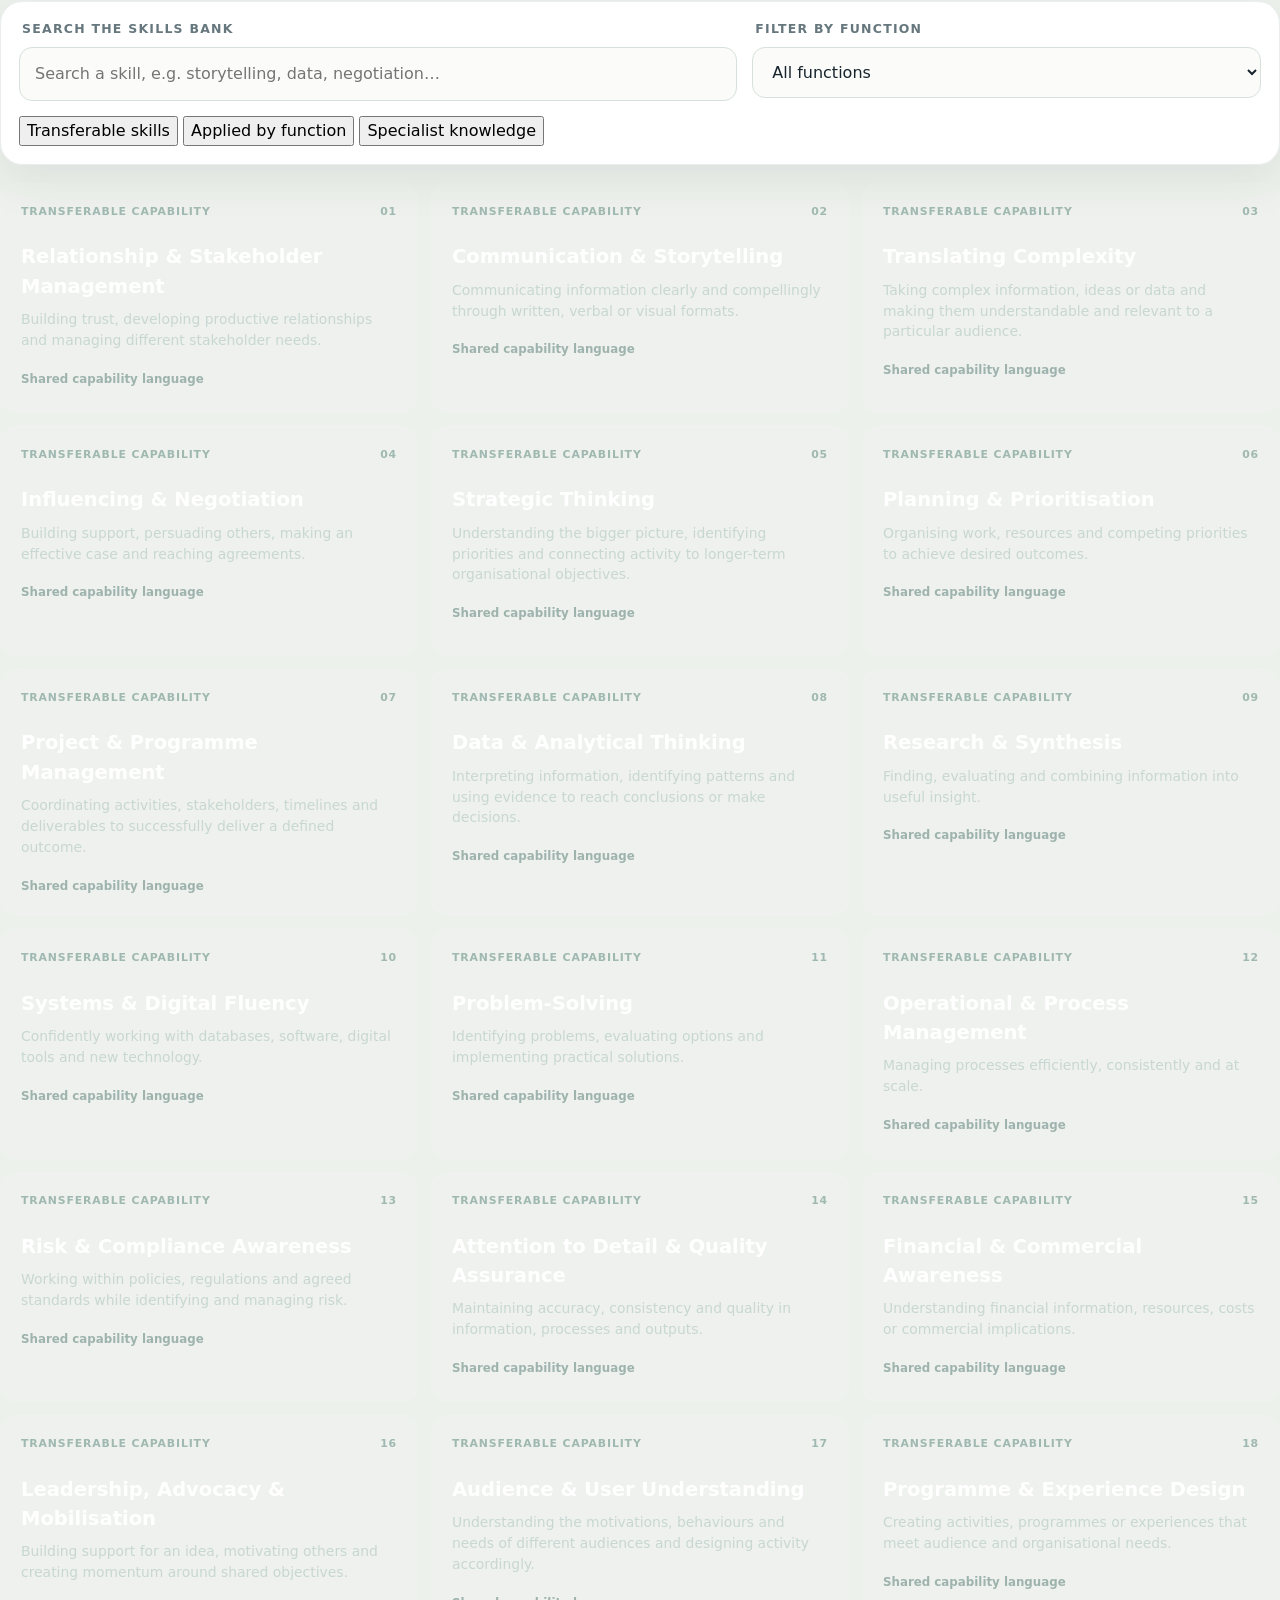
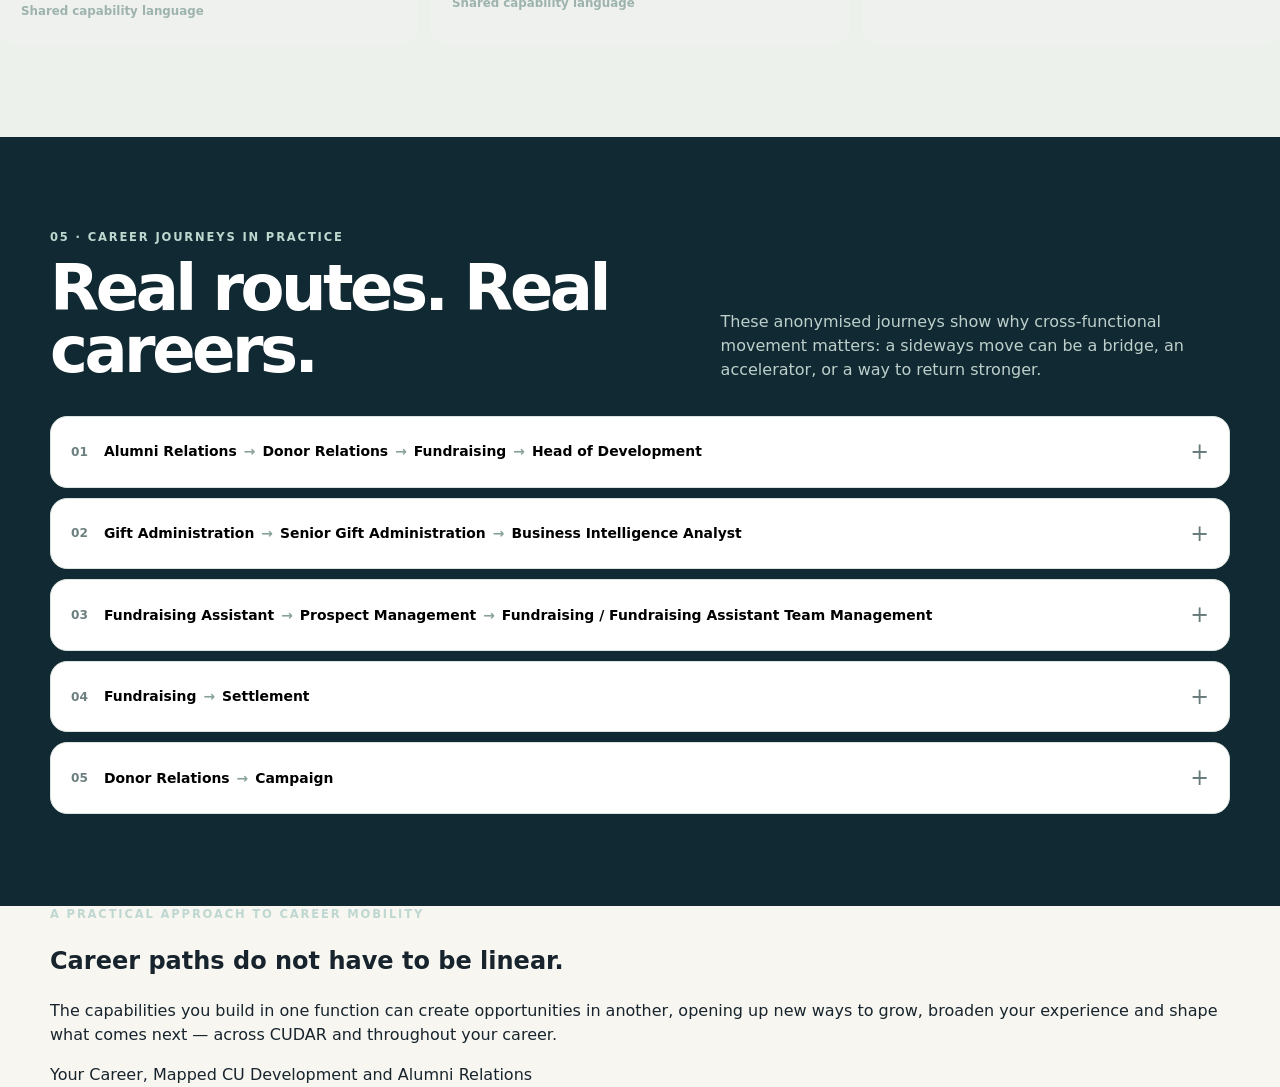
<file: index (1).html>
<!DOCTYPE html>
<html lang="en">
<head>
  <meta charset="UTF-8" />
  <meta name="viewport" content="width=device-width, initial-scale=1.0" />
  <title>Your Career, Mapped</title>
  <meta name="description" content="Map your skills, explore where they could take you, identify the gaps and build a route to get there." />
  <link rel="stylesheet" href="styles.css" />
</head>
<body>
  <a class="skip-link" href="#main">Skip to content</a>

  <header class="hero">
    <div class="hero__glow hero__glow--one"></div>
    <div class="hero__glow hero__glow--two"></div>
    <div class="shell hero__inner">
      <p class="hero__creator">Created by <strong>Mercedes van Niekerk</strong>, as a part of the CU Development and Alumni Relations Internship</p>
      <h1>Your career,<br><span>mapped.</span></h1>
      <div class="eyebrow hero__eyebrow">Interactive career mobility</div>
      <p class="hero__lede hero__lede--strong">
        Map your skills. See where they could take you. Identify the gaps.
        Build the route to get there.
      </p>

      <div class="question-grid" aria-label="Four questions the map helps answer">
        <article><b>01</b><span>Where am I now?</span><small>Select your current function.</small></article>
        <article><b>02</b><span>What skills do I already have?</span><small>See the capabilities embedded in your role.</small></article>
        <article><b>03</b><span>Where could those skills take me?</span><small>Explore close, adjacent and stretch moves.</small></article>
        <article><b>04</b><span>How could I get there?</span><small>Turn the gap into practical development experiences.</small></article>
      </div>
    </div>
  </header>

  <nav class="sticky-nav" aria-label="Feature navigation">
    <div class="shell nav-row">
      <a href="#skills-match">Explore a move</a>
      <a href="#movement-map">Movement map</a>
      <a href="#development-route">How to get there</a>
      <a href="#skills-bank">Skills bank</a>
      <a href="#examples">Career journeys</a>
    </div>
  </nav>

  <main id="main">
    <section class="section shell" id="skills-match">
      <div class="section-heading">
        <div>
          <div class="eyebrow eyebrow--dark">01 · I know where I want to go</div>
          <h2>Explore a move.</h2>
        </div>
        <p>
          Choose where you are now and where you are curious about going. See what
          already transfers, what you would need to build, and the route between the two.
        </p>
      </div>

      <div class="match-builder card">
        <div class="select-grid">
          <label>
            <span>Current function</span>
            <select id="currentFunction">
              <option value="">Choose where you are now</option>
            </select>
          </label>

          <div class="arrow-disc" aria-hidden="true">→</div>

          <label>
            <span>Target function</span>
            <select id="dreamFunction">
              <option value="">Choose where you could go</option>
            </select>
          </label>
        </div>
        <div class="builder-actions">
          <button class="btn btn--primary" id="compareBtn" type="button">Map this movement</button>
          <button class="btn btn--ghost" id="exampleBtn" type="button">Try an example</button>
        </div>
      </div>

      <div id="matchEmpty" class="empty-state">
        <div class="empty-state__icon">↗</div>
        <h3>Choose two functions to reveal the bridge.</h3>
        <p>You’ll see what transfers, what changes, and one possible route between them.</p>
      </div>

      <div id="matchResults" class="match-results" hidden>
        <div class="match-summary card">
          <div>
            <div class="eyebrow eyebrow--dark">Movement assessment</div>
            <div class="match-title-row">
              <h3 id="matchTitle"></h3>
              <span id="matchBadge" class="match-badge"></span>
            </div>
            <p id="matchExplanation"></p>
          </div>
          <button class="btn btn--ghost" id="showOnMapBtn" type="button">Show this route on the map</button>
        </div>

        <div class="route-strip card">
          <div class="eyebrow eyebrow--dark">Potential path</div>
          <div id="routePath" class="route-path" aria-label="Potential career route"></div>
        </div>

        <div class="insight-grid">
          <article class="insight-card insight-card--have">
            <div class="insight-card__kicker">You already have</div>
            <h3>Transferable capability</h3>
            <p>Capabilities from your current role that are relevant to the destination.</p>
            <div id="transferSkills" class="chips"></div>
          </article>

          <article class="insight-card insight-card--gap">
            <div class="insight-card__kicker">Your knowledge gap</div>
            <h3>Specialist knowledge</h3>
            <p>Function-specific knowledge or applied experience to acquire.</p>
            <div id="gapSkills" class="chips"></div>
          </article>
        </div>

        <div class="comparison-actions card">
          <div>
            <div class="eyebrow eyebrow--dark">Turn insight into action</div>
            <h3>How could you build this bridge?</h3>
            <p id="developmentRecommendation">Choose a development route that matches the distance of the move.</p>
          </div>
          <button class="btn btn--primary" id="buildRouteBtn" type="button">Build my development route</button>
        </div>

        <details class="skill-profile-details card">
          <summary>See full current and target skill profiles</summary>
          <div class="two-panel-grid two-panel-grid--inside">
            <article class="role-panel">
              <div class="role-panel__top">
                <div>
                  <div class="eyebrow eyebrow--dark">Current skill set</div>
                  <h3 id="currentRoleName"></h3>
                </div>
                <span class="mini-tag">Now</span>
              </div>
              <div id="currentCapabilities" class="skill-list"></div>
            </article>

            <article class="role-panel">
              <div class="role-panel__top">
                <div>
                  <div class="eyebrow eyebrow--dark">Target skill set</div>
                  <h3 id="dreamRoleName"></h3>
                </div>
                <span class="mini-tag mini-tag--dream">Next</span>
              </div>
              <div class="subheading">Transferable capabilities</div>
              <div id="dreamCapabilities" class="skill-list"></div>
              <div class="subheading subheading--spaced">Specialist knowledge</div>
              <div id="dreamSpecialist" class="skill-list skill-list--specialist"></div>
            </article>
          </div>
        </details>
      </div>
    </section>

    <section class="section section--tint" id="movement-map">
      <div class="shell">
        <div class="section-heading">
          <div>
            <div class="eyebrow eyebrow--dark">02 · Movement map</div>
            <h2>See the whole career landscape.</h2>
          </div>
          <p>
            Every line is a potential movement in the source map. Click a function
            to reveal its outgoing routes; click a destination to inspect what
            transfers and what needs to be learned.
          </p>
        </div>

        <div class="map-toolbar card">
          <div class="legend" aria-label="Movement type legend">
            <span><i class="dot dot--close"></i>Close match</span>
            <span><i class="dot dot--adjacent"></i>Adjacent move</span>
            <span><i class="dot dot--stretch"></i>Stretch move</span>
          </div>
          <div class="map-actions">
            <button class="filter-btn is-active" data-map-filter="all" type="button">All</button>
            <button class="filter-btn" data-map-filter="close" type="button">Close</button>
            <button class="filter-btn" data-map-filter="adjacent" type="button">Adjacent</button>
            <button class="filter-btn" data-map-filter="stretch" type="button">Stretch</button>
            <button class="filter-btn" id="resetMapBtn" type="button">Reset</button>
          </div>
        </div>

        <div class="map-layout">
          <div class="network-card card">
            <svg id="careerMap" viewBox="0 0 960 680" role="img" aria-labelledby="mapTitle mapDesc">
              <title id="mapTitle">Interactive career movement network</title>
              <desc id="mapDesc">Functions are shown as nodes, connected by close, adjacent and stretch career moves.</desc>
              <defs>
                <filter id="softShadow" x="-30%" y="-30%" width="160%" height="160%">
                  <feDropShadow dx="0" dy="5" stdDeviation="7" flood-opacity=".12"/>
                </filter>
              </defs>
              <g id="edgeLayer"></g>
              <g id="nodeLayer"></g>
            </svg>
            <p class="map-hint">Tip: select a node, then choose one of its destinations in the route panel.</p>
          </div>

          <aside class="route-detail card" id="mapRouteDetail">
            <div class="eyebrow eyebrow--dark">Selected function</div>
            <h3 id="selectedNodeTitle">Choose a function</h3>
            <p id="selectedNodeIntro">Its possible movements will appear here.</p>
            <div id="routeOptions" class="route-options"></div>

            <div id="selectedRouteDetail" hidden>
              <div class="detail-divider"></div>
              <div class="route-detail__header">
                <span id="routeDetailBadge" class="match-badge"></span>
                <h4 id="routeDetailTitle"></h4>
              </div>
              <div class="mini-columns">
                <div>
                  <span>What transfers</span>
                  <ul id="routeDetailTransfers"></ul>
                </div>
                <div>
                  <span>Knowledge gap</span>
                  <ul id="routeDetailGap"></ul>
                </div>
              </div>
            </div>
          </aside>
        </div>
      </div>
    </section>

    <section class="section shell" id="development-route">
      <div class="section-heading">
        <div>
          <div class="eyebrow eyebrow--dark">03 · How to get there</div>
          <h2>Choose how far you want to travel.</h2>
        </div>
        <p>
          Development is not one ladder. Start with curiosity, build capability,
          stretch into a different context, or experience another role directly.
          The transport mode reflects the intensity of movement — not your seniority.
        </p>
      </div>

      <div id="developmentContext" class="development-context card">
        <div>
          <span class="development-context__label">Your route</span>
          <strong id="developmentContextTitle">Explore development options</strong>
        </div>
        <p id="developmentContextText">Select any mode below, or compare two functions above to get a suggested starting point.</p>
      </div>

      <div class="transport-track" aria-label="Four development modes">
        <button class="transport-stop is-active" type="button" data-development-mode="punt">
          <span class="transport-stop__icon" aria-hidden="true">🚣</span>
          <span class="transport-stop__mode">Punting</span>
          <strong>Explore & discover</strong>
          <small>Understand possibilities with low commitment.</small>
        </button>
        <div class="transport-line" aria-hidden="true"></div>
        <button class="transport-stop" type="button" data-development-mode="walk">
          <span class="transport-stop__icon" aria-hidden="true">🚶</span>
          <span class="transport-stop__mode">Walking</span>
          <strong>Build capability</strong>
          <small>Gain knowledge, exposure and confidence.</small>
        </button>
        <div class="transport-line" aria-hidden="true"></div>
        <button class="transport-stop" type="button" data-development-mode="cycle">
          <span class="transport-stop__icon" aria-hidden="true">🚲</span>
          <span class="transport-stop__mode">Cycling</span>
          <strong>Stretch & broaden</strong>
          <small>Practise capabilities in a new context.</small>
        </button>
        <div class="transport-line" aria-hidden="true"></div>
        <button class="transport-stop" type="button" data-development-mode="train">
          <span class="transport-stop__icon" aria-hidden="true">🚆</span>
          <span class="transport-stop__mode">Train</span>
          <strong>Experience another role</strong>
          <small>Make a substantial or formal career move.</small>
        </button>
      </div>

      <div class="development-panel card">
        <div class="development-panel__heading">
          <div>
            <span id="developmentPanelIcon" class="development-panel__icon">🚣</span>
            <div>
              <div id="developmentPanelMode" class="eyebrow eyebrow--dark">Punting</div>
              <h3 id="developmentPanelTitle">Explore & discover</h3>
            </div>
          </div>
          <p id="developmentPanelDescription">Low-commitment ways to understand another function, reflect on your interests and discover possible routes.</p>
        </div>
        <div id="developmentActivities" class="activity-grid"></div>
        <div class="route-builder">
          <div>
            <span class="route-builder__label">My development route</span>
            <p>Click activities to add or remove them from a simple route you could discuss with your manager.</p>
          </div>
          <div id="selectedDevelopmentActivities" class="selected-activities" aria-live="polite"></div>
          <button id="clearDevelopmentRoute" class="btn btn--ghost btn--small" type="button">Clear route</button>
        </div>
        <div class="development-note">
          <b>Career stage is a separate dimension.</b> An entry-level employee, an intermediate employee and a senior leader can all use any of these modes; the scale and complexity of the experience changes.
        </div>
      </div>
    </section>

    <section class="section section--tint" id="skills-bank">
      <div class="section-heading">
        <div>
          <div class="eyebrow eyebrow--dark">04 · Skills bank</div>
          <h2>A shared language for what people can do.</h2>
        </div>
        <p>
          Search a shared language for transferable capability, see how skills are
          applied inside different functions, and inspect the specialist knowledge attached to each area.
        </p>
      </div>

      <div class="definition-banner">
        <div class="definition-banner__mark">SB</div>
        <div>
          <div class="eyebrow eyebrow--light">Definition</div>
          <h3>What is a Skills Bank?</h3>
          <p>
            The Skills Bank is a shared language for understanding the <strong>capabilities,
            knowledge and experience</strong> that exist across the organisation. It helps
            employees recognise skills they already use, understand how those capabilities
            translate across functions, and identify specialist knowledge they may want to
            build for future career moves.
          </p>
        </div>
      </div>

      <div class="bank-controls card">
        <label class="search-box">
          <span class="sr-only">Search the skills bank</span>
          <input id="skillSearch" type="search" placeholder="Search a skill, e.g. storytelling, data, negotiation…" />
        </label>
        <label>
          <span class="sr-only">Filter by function</span>
          <select id="skillFunctionFilter">
            <option value="all">All functions</option>
          </select>
        </label>
        <div class="segmented" aria-label="Skills bank view">
          <button type="button" class="is-active" data-skill-view="transferable">Transferable skills</button>
          <button type="button" data-skill-view="applied">Applied by function</button>
          <button type="button" data-skill-view="specialist">Specialist knowledge</button>
        </div>
      </div>

      <div id="skillsBankGrid" class="skills-bank-grid"></div>
    </section>

    <section class="section section--dark" id="examples">
      <div class="shell">
        <div class="section-heading section-heading--light">
          <div>
            <div class="eyebrow">05 · Career journeys in practice</div>
            <h2>Real routes. Real careers.</h2>
          </div>
          <p>
            These anonymised journeys show why cross-functional movement matters:
            a sideways move can be a bridge, an accelerator, or a way to return stronger.
          </p>
        </div>

        <div id="journeyList" class="journey-list"></div>
      </div>
    </section>

    <section class="closing">
      <div class="shell closing__inner">
        <div>
          <div class="eyebrow eyebrow--light">A practical approach to career mobility</div>
          <h2>Career paths do not have to be linear.</h2>
        </div>
        <p>
          The capabilities you build in one function can create opportunities in another,
          opening up new ways to grow, broaden your experience and shape what comes next
          — across CUDAR and throughout your career.
        </p>
      </div>
    </section>
  </main>

  <footer>
    <div class="shell footer-row">
      <span>Your Career, Mapped</span>
      <span>CU Development and Alumni Relations</span>
    </div>
  </footer>

  <script src="data.js"></script>
  <script src="app.js"></script>
</body>
</html>
</file>
<file: styles.css>
:root {
  --ink: #17242d;
  --ink-soft: #50616d;
  --navy: #132d37;
  --navy-2: #0e252e;
  --paper: #f8f6f0;
  --white: #ffffff;
  --line: #dfe5e2;
  --mint: #cbeadd;
  --mint-deep: #28755e;
  --blue: #d9e8f6;
  --blue-deep: #315f85;
  --sand: #efe1c7;
  --sand-deep: #8a642b;
  --coral: #f2b1a0;
  --coral-deep: #8f4235;
  --lavender: #e4dff1;
  --shadow: 0 16px 45px rgba(20, 45, 55, 0.08);
  --radius: 22px;
  --radius-sm: 13px;
  --shell: 1180px;
}

* { box-sizing: border-box; }
html { scroll-behavior: smooth; scroll-padding-top: 90px; }
body {
  margin: 0;
  font-family: Inter, ui-sans-serif, system-ui, -apple-system, BlinkMacSystemFont, "Segoe UI", sans-serif;
  color: var(--ink);
  background: var(--paper);
  line-height: 1.5;
}
button, input, select { font: inherit; }
button, select { cursor: pointer; }
button:disabled { cursor: not-allowed; opacity: .45; }
a { color: inherit; }

.skip-link {
  position: fixed;
  left: 16px;
  top: 10px;
  z-index: 100;
  padding: 10px 14px;
  background: var(--white);
  color: var(--ink);
  transform: translateY(-150%);
  transition: .2s ease;
  border-radius: 8px;
}
.skip-link:focus { transform: translateY(0); }

.shell { width: min(var(--shell), calc(100% - 40px)); margin: 0 auto; }
.card {
  background: rgba(255,255,255,.94);
  border: 1px solid rgba(28,58,68,.09);
  border-radius: var(--radius);
  box-shadow: var(--shadow);
}

.hero {
  position: relative;
  overflow: hidden;
  background:
    radial-gradient(circle at 80% 15%, rgba(203,234,221,.18), transparent 32%),
    linear-gradient(130deg, #102932 0%, #183b43 56%, #1d4a4a 100%);
  color: var(--white);
  padding: 82px 0 68px;
}
.hero__inner { position: relative; z-index: 2; }
.hero__glow {
  position: absolute;
  border-radius: 999px;
  filter: blur(10px);
  opacity: .23;
}
.hero__glow--one { width: 360px; height: 360px; background: #cbeadd; right: -120px; top: -110px; }
.hero__glow--two { width: 260px; height: 260px; background: #f2b1a0; left: 48%; bottom: -180px; }
.hero h1 {
  margin: 0;
  max-width: 1040px;
  font-size: clamp(3.8rem, 8vw, 7rem);
  letter-spacing: -.07em;
  line-height: .9;
  font-weight: 780;
}
.hero h1 span { color: #bfe6d6; }
.hero__subtitle {
  margin-top: 24px;
  font-size: clamp(1.65rem, 3.2vw, 2.8rem);
  line-height: 1;
  font-weight: 760;
  letter-spacing: -.035em;
  color: #f6fbf9;
}
.hero__creator {
  display: flex;
  align-items: baseline;
  gap: 10px;
  flex-wrap: wrap;
  margin: 24px 0 0;
  color: #cae0da;
  font-size: clamp(1.12rem, 1.8vw, 1.4rem);
}
.hero__creator strong {
  color: var(--white);
  font-size: clamp(1.45rem, 2.4vw, 2rem);
  line-height: 1.15;
}
.hero__creator span::before { content: "·"; margin-right: 10px; color: #8fb7aa; }
.hero__video-wrap {
  width: 100%;
  aspect-ratio: 7 / 3;
  margin: 36px 0 26px;
  overflow: hidden;
  border: 1px solid rgba(255,255,255,.18);
  border-radius: 18px;
  background: #091b21;
  box-shadow: 0 22px 55px rgba(3,18,23,.34);
}
.hero__video {
  display: block;
  width: 100%;
  height: 100%;
  aspect-ratio: 7 / 3;
  object-fit: cover;
  object-position: center;
  background: #091b21;
}
.hero__lede {
  margin: 18px 0 42px;
  font-size: clamp(.96rem, 1.45vw, 1.22rem);
  color: #e0ece7;
  white-space: nowrap;
  letter-spacing: -.01em;
}
.question-grid {
  display: grid;
  grid-template-columns: repeat(4, 1fr);
  gap: 12px;
}
.question-grid article {
  min-height: 148px;
  padding: 20px;
  border: 1px solid rgba(255,255,255,.13);
  background: rgba(255,255,255,.055);
  backdrop-filter: blur(10px);
  border-radius: 16px;
}
.question-grid b { display: block; margin-bottom: 18px; color: #a8cbbf; font-size: .78rem; }
.question-grid span { display: block; margin-bottom: 8px; font-weight: 750; font-size: 1rem; }
.question-grid small { color: #cbd9d5; font-size: .86rem; }

.eyebrow {
  text-transform: uppercase;
  letter-spacing: .16em;
  font-size: .72rem;
  font-weight: 800;
  color: #bcd8cf;
}
.eyebrow--dark { color: #637880; }
.eyebrow--light { color: #bed8d1; }

.sticky-nav {
  position: sticky;
  top: 0;
  z-index: 30;
  background: rgba(248,246,240,.93);
  backdrop-filter: blur(18px);
  border-bottom: 1px solid rgba(25,55,65,.09);
}
.nav-row { display: flex; gap: 6px; overflow-x: auto; padding: 10px 0; scrollbar-width: none; }
.nav-row::-webkit-scrollbar { display: none; }
.nav-row a {
  white-space: nowrap;
  text-decoration: none;
  font-size: .86rem;
  font-weight: 700;
  color: #4a5a62;
  padding: 10px 14px;
  border-radius: 999px;
}
.nav-row a:hover { background: #e9eee9; color: var(--ink); }

.section { padding: 92px 0; }
.section--tint { background: #edf1ec; }
.section--dark { background: #112932; color: var(--white); }
.section-heading {
  display: grid;
  grid-template-columns: 1.1fr .9fr;
  align-items: end;
  gap: 48px;
  margin-bottom: 34px;
}
.section-heading h2 {
  margin: 10px 0 0;
  max-width: 760px;
  font-size: clamp(2.2rem, 5vw, 4.3rem);
  line-height: .98;
  letter-spacing: -.055em;
}
.section-heading > p { margin: 0; color: var(--ink-soft); max-width: 540px; justify-self: end; }
.section-heading--light > p { color: #bdcfcb; }

.match-builder { padding: 24px; }
.select-grid {
  display: grid;
  grid-template-columns: 1fr auto 1fr;
  gap: 18px;
  align-items: end;
}
.select-grid label span,
.bank-controls label > span {
  display: block;
  font-size: .78rem;
  font-weight: 800;
  text-transform: uppercase;
  letter-spacing: .1em;
  color: #66777e;
  margin: 0 0 8px 3px;
}
select, input[type="search"] {
  width: 100%;
  border: 1px solid #d8e0dd;
  background: #fbfcfa;
  color: var(--ink);
  border-radius: 13px;
  padding: 14px 15px;
  outline: none;
}
select:focus, input[type="search"]:focus {
  border-color: #6aa58f;
  box-shadow: 0 0 0 4px rgba(106,165,143,.14);
}
.arrow-disc {
  display: grid;
  place-items: center;
  width: 46px;
  height: 46px;
  border-radius: 50%;
  background: var(--navy);
  color: var(--white);
}
.builder-actions { display: flex; gap: 10px; margin-top: 18px; }
.btn {
  border: 0;
  padding: 12px 17px;
  border-radius: 12px;
  font-weight: 800;
  transition: .18s ease;
}
.btn--primary { background: var(--navy); color: var(--white); }
.btn--primary:hover:not(:disabled) { background: #1b4350; transform: translateY(-1px); }
.btn--ghost { background: #edf1ec; color: var(--ink); }
.btn--ghost:hover { background: #e0e7e0; }

.empty-state { text-align: center; padding: 74px 20px 20px; color: #6a797f; }
.empty-state__icon {
  width: 55px;
  height: 55px;
  display: grid;
  place-items: center;
  margin: 0 auto 16px;
  border-radius: 50%;
  background: #e3ece7;
  color: #31755f;
  font-size: 1.5rem;
}
.empty-state h3 { color: var(--ink); margin-bottom: 6px; }
.empty-state p { margin: 0; }

.match-results { display: grid; gap: 18px; margin-top: 22px; }
.match-summary { padding: 24px; }
.match-summary h3 { margin: 7px 0 5px; font-size: 1.55rem; }
.match-summary p { margin: 0; color: var(--ink-soft); max-width: 900px; }
.match-title-row { display: flex; align-items: center; gap: 10px; flex-wrap: wrap; }
.match-badge {
  display: inline-flex;
  align-items: center;
  min-height: 29px;
  padding: 5px 10px;
  border-radius: 999px;
  font-size: .72rem;
  font-weight: 900;
  letter-spacing: .04em;
  text-transform: uppercase;
  background: var(--blue);
  color: var(--blue-deep);
}
.match-badge[data-type="close"] { background: var(--mint); color: var(--mint-deep); }
.match-badge[data-type="adjacent"] { background: var(--sand); color: var(--sand-deep); }
.match-badge[data-type="multi"] { background: var(--lavender); color: #5b4f7c; }
.match-badge[data-type="same"] { background: #e5ece9; color: #4a6259; }

.insight-grid { display: grid; grid-template-columns: 1fr 1fr; gap: 18px; }
.insight-card {
  border-radius: var(--radius);
  padding: 27px;
  border: 1px solid rgba(28,58,68,.08);
  box-shadow: var(--shadow);
}
.insight-card--have { background: linear-gradient(135deg, #def0e8 0%, #f8fbf9 100%); }
.insight-card--gap { background: linear-gradient(135deg, #f4e7d2 0%, #fffaf1 100%); }
.insight-card__kicker {
  font-size: .73rem;
  text-transform: uppercase;
  font-weight: 900;
  letter-spacing: .12em;
}
.insight-card--have .insight-card__kicker { color: #2e785f; }
.insight-card--gap .insight-card__kicker { color: #8f672d; }
.insight-card h3 { margin: 7px 0 4px; font-size: 1.55rem; }
.insight-card > p { margin: 0 0 18px; color: #52666b; }
.chips { display: flex; flex-wrap: wrap; gap: 8px; }
.chip {
  display: inline-flex;
  padding: 8px 10px;
  border-radius: 999px;
  background: rgba(255,255,255,.78);
  border: 1px solid rgba(32,75,66,.12);
  font-size: .82rem;
  font-weight: 700;
}

.knowledge-list { display: grid; gap: 10px; }
.knowledge-item {
  padding: 12px 13px;
  border-radius: 12px;
  background: rgba(255,255,255,.72);
  border: 1px solid rgba(71,58,34,.09);
}
.knowledge-item strong { display: block; font-size: .88rem; }
.knowledge-item p { margin: 4px 0 0; color: #5f6662; font-size: .82rem; line-height: 1.42; }
.knowledge-list--plain .knowledge-item { background: #f7f8f5; }

.comparison-actions {
  display: flex;
  align-items: center;
  justify-content: space-between;
  gap: 28px;
  padding: 24px;
}
.comparison-actions h3 { margin: 7px 0 4px; }
.comparison-actions p { margin: 0; color: var(--ink-soft); }

.skill-profile-details { overflow: hidden; }
.skill-profile-details summary {
  list-style: none;
  cursor: pointer;
  padding: 18px 22px;
  font-weight: 800;
}
.skill-profile-details summary::-webkit-details-marker { display: none; }
.skill-profile-details summary::after { content: "+"; float: right; font-size: 1.3rem; }
.skill-profile-details[open] summary::after { content: "−"; }
.skill-profile-details[open] summary { border-bottom: 1px solid var(--line); }
.two-panel-grid { display: grid; grid-template-columns: 1fr 1fr; gap: 18px; }
.two-panel-grid--inside { padding: 20px; }
.role-panel { padding: 22px; border-radius: 16px; background: #f8faf7; border: 1px solid #e4e9e5; }
.role-panel__top { display: flex; justify-content: space-between; gap: 16px; align-items: flex-start; }
.role-panel h3 { margin: 7px 0 18px; font-size: 1.25rem; }
.mini-tag { padding: 5px 9px; border-radius: 999px; background: #e6ece8; font-size: .7rem; font-weight: 900; text-transform: uppercase; }
.mini-tag--dream { background: #e8e1d4; }
.subheading { margin: 2px 0 9px; font-size: .74rem; font-weight: 900; text-transform: uppercase; letter-spacing: .09em; color: #64767c; }
.subheading--spaced { margin-top: 20px; }
.skill-list { display: grid; grid-template-columns: 1fr 1fr; gap: 8px; }
.skill-list__item { padding: 10px 11px; border: 1px solid #e1e7e3; border-radius: 10px; background: #fff; font-size: .83rem; }

.map-toolbar {
  display: flex;
  justify-content: space-between;
  gap: 20px;
  align-items: center;
  padding: 15px 18px;
  margin-bottom: 18px;
}
.legend, .map-actions { display: flex; gap: 10px; flex-wrap: wrap; align-items: center; }
.legend span { display: inline-flex; gap: 7px; align-items: center; font-size: .8rem; font-weight: 750; color: #53656c; }
.dot { width: 10px; height: 10px; border-radius: 50%; }
.dot--close { background: var(--mint-deep); }
.dot--adjacent { background: var(--sand-deep); }
.dot--multi { background: #756994; }
.filter-btn {
  border: 1px solid #dbe3df;
  background: #f7f9f6;
  color: #4a5c63;
  padding: 8px 11px;
  border-radius: 999px;
  font-size: .78rem;
  font-weight: 800;
}
.filter-btn:hover, .filter-btn.is-active { background: var(--navy); color: #fff; border-color: var(--navy); }

.map-layout { display: grid; grid-template-columns: minmax(0, 1.7fr) minmax(290px, .7fr); gap: 18px; align-items: start; }
.network-card { padding: 10px 12px 14px; overflow: hidden; }
#careerMap { width: 100%; height: auto; min-height: 610px; display: block; }
.map-hint { margin: 2px 8px 6px; color: #6c7c80; font-size: .8rem; }
.map-edge {
  stroke-width: 2.1;
  opacity: .28;
  transition: opacity .18s ease, stroke-width .18s ease;
  pointer-events: none;
}
.map-edge[data-type="close"] { stroke: #76a997; }
.map-edge[data-type="adjacent"] { stroke: #c3a267; stroke-dasharray: 5 5; }
.map-edge.is-hidden { opacity: 0; }
.map-edge.is-active { opacity: .95; stroke-width: 4; }
.map-edge.is-path { opacity: 1; stroke: #625783; stroke-width: 4.2; stroke-dasharray: none; }
.map-node { cursor: pointer; outline: none; }
.map-node circle {
  fill: #fdfdf9;
  stroke: #d2dcd7;
  stroke-width: 2;
  filter: url(#softShadow);
  transition: .18s ease;
}
.map-node text {
  text-anchor: middle;
  dominant-baseline: middle;
  fill: #203239;
  font-weight: 800;
  letter-spacing: -.01em;
  pointer-events: none;
}
.map-node:hover circle, .map-node:focus circle { stroke: #5f8e80; stroke-width: 3; }
.map-node.is-destination circle { fill: #f4faf7; stroke: #8fb8aa; }
.map-node.is-selected circle { fill: var(--navy); stroke: var(--navy); stroke-width: 3; }
.map-node.is-selected text { fill: #fff; }
.map-node.is-path circle { stroke: #756994; stroke-width: 4; }

.route-detail { padding: 23px; position: sticky; top: 88px; max-height: calc(100vh - 108px); overflow: auto; }
.route-detail h3 { margin: 8px 0 4px; font-size: 1.35rem; }
.route-detail > p { margin: 0 0 16px; color: var(--ink-soft); font-size: .88rem; }
.route-options { display: grid; gap: 8px; }
.route-option {
  display: flex;
  justify-content: space-between;
  align-items: center;
  gap: 14px;
  width: 100%;
  border: 1px solid #dfe6e2;
  background: #fafbf9;
  border-radius: 12px;
  padding: 10px 11px;
  text-align: left;
}
.route-option:hover, .route-option.is-active { border-color: #7fa797; background: #eef5f1; }
.route-option b { font-size: .82rem; }
.route-option span { flex: 0 0 auto; color: #738078; font-size: .68rem; font-weight: 800; text-transform: uppercase; }
.detail-divider { height: 1px; background: var(--line); margin: 20px 0; }
.route-detail__header { display: flex; gap: 9px; align-items: center; flex-wrap: wrap; }
.route-detail__header h4 { margin: 0; font-size: 1rem; }
.route-detail__note { margin: 12px 0 0 !important; padding: 10px 11px; border-radius: 10px; background: #f0edf6; color: #554b70 !important; font-size: .8rem !important; }
.mini-columns { display: grid; grid-template-columns: 1fr; gap: 16px; margin-top: 16px; }
.mini-columns > div > span { display: block; margin-bottom: 7px; color: #5f747a; font-size: .72rem; text-transform: uppercase; font-weight: 900; letter-spacing: .08em; }
.mini-columns ul { margin: 0; padding-left: 18px; }
.mini-columns li { margin-bottom: 6px; font-size: .8rem; }
.mini-columns li small { display: block; margin-top: 2px; color: #718078; line-height: 1.35; }

.development-context {
  display: grid;
  grid-template-columns: .8fr 1.2fr;
  gap: 30px;
  align-items: center;
  padding: 22px 24px;
  margin-bottom: 28px;
}
.development-context__label { display: block; margin-bottom: 4px; font-size: .72rem; color: #68797e; font-weight: 900; text-transform: uppercase; letter-spacing: .1em; }
.development-context strong { font-size: 1.05rem; }
.development-context p { margin: 0; color: var(--ink-soft); }
.travel-guide { display: grid; grid-template-columns: 1fr 1fr; gap: 36px; align-items: end; margin-bottom: 20px; }
.travel-guide h3 { margin: 7px 0 0; font-size: 1.6rem; }
.travel-guide p { margin: 0; color: var(--ink-soft); }
.development-board { display: grid; grid-template-columns: repeat(2, 1fr); gap: 16px; }
.travel-mode {
  border: 1px solid #dde4df;
  border-radius: 20px;
  padding: 22px;
  background: rgba(255,255,255,.76);
  transition: .2s ease;
}
.travel-mode.is-suggested { border-color: #6e9d8b; box-shadow: 0 0 0 3px rgba(110,157,139,.12); }
.travel-mode__header { display: flex; gap: 13px; align-items: center; }
.travel-mode__icon { font-size: 1.8rem; }
.travel-mode__name { display: block; font-size: .72rem; font-weight: 900; text-transform: uppercase; letter-spacing: .09em; color: #63757a; }
.travel-mode h3 { margin: 2px 0 0; }
.travel-mode__intro { color: var(--ink-soft); font-size: .88rem; }
.travel-mode__activities { display: flex; flex-wrap: wrap; gap: 7px; }
.development-activity {
  border: 1px solid #dce4df;
  background: #fff;
  color: #42555c;
  border-radius: 999px;
  padding: 7px 10px;
  font-size: .76rem;
  font-weight: 700;
}
.development-activity:hover { border-color: #79a18f; }
.development-activity.is-selected { background: var(--navy); border-color: var(--navy); color: #fff; }
.selected-route { margin-top: 18px; padding: 24px; }
.selected-route h3 { margin: 7px 0 4px; }
.selected-route p { color: var(--ink-soft); }
.selected-activities { display: flex; flex-wrap: wrap; gap: 8px; min-height: 38px; margin: 15px 0; }
.selected-activities__empty { color: #7d8986; font-size: .86rem; }
.selected-activity { border: 0; background: #dbece5; color: #265b4b; border-radius: 999px; padding: 8px 11px; font-weight: 800; font-size: .78rem; }
.selected-route__next { padding-top: 12px; border-top: 1px solid var(--line); }

.bank-controls {
  display: grid;
  grid-template-columns: 1.2fr .85fr;
  gap: 15px;
  padding: 18px;
  margin-bottom: 18px;
}
.skill-view-buttons { grid-column: 1 / -1; display: flex; gap: 8px; flex-wrap: wrap; }
.skills-bank-grid { display: grid; grid-template-columns: repeat(3, 1fr); gap: 13px; }
.skill-card {
  min-height: 230px;
  padding: 20px;
  border: 1px solid rgba(255,255,255,.08);
  border-radius: 17px;
  background: rgba(255,255,255,.055);
}
.skill-card__meta { display: flex; justify-content: space-between; gap: 12px; color: #9fb8b1; font-size: .68rem; font-weight: 850; text-transform: uppercase; letter-spacing: .08em; }
.skill-card h3 { margin: 22px 0 8px; color: #fff; font-size: 1.22rem; }
.skill-card p { margin: 0; color: #c8d7d3; font-size: .87rem; }
.function-name { margin-top: 20px; color: #9eb3ae; font-size: .74rem; font-weight: 750; }
.no-results { grid-column: 1 / -1; padding: 24px; color: var(--ink); }
.section--dark .bank-controls { background: rgba(255,255,255,.96); }
.section--dark .filter-btn.is-active { background: #2f5c58; border-color: #2f5c58; }

.journey-list { display: grid; gap: 10px; }
.journey { border: 1px solid #dce4df; border-radius: 17px; overflow: hidden; background: #fff; }
.journey__button {
  width: 100%;
  display: grid;
  grid-template-columns: auto 1fr auto;
  gap: 16px;
  align-items: center;
  border: 0;
  background: transparent;
  padding: 18px 20px;
  text-align: left;
}
.journey__number { color: #6c807f; font-size: .76rem; font-weight: 900; }
.journey__route { display: flex; align-items: center; flex-wrap: wrap; gap: 7px; font-weight: 800; font-size: .87rem; }
.journey__route i { color: #88a197; font-style: normal; }
.journey__toggle { font-size: 1.4rem; color: #657a78; }
.journey__body { display: none; padding: 0 20px 22px 57px; }
.journey.is-open .journey__body { display: block; }
.journey.is-open .journey__toggle { transform: rotate(45deg); }
.journey__body h3 { margin: 4px 0 8px; font-size: 1.35rem; }
.journey__body > p { margin: 0; color: var(--ink-soft); max-width: 900px; }
.journey__insights { display: grid; grid-template-columns: 1fr 1fr; gap: 18px; margin-top: 20px; }
.journey__insights > div { padding: 15px; border-radius: 13px; background: #f5f7f4; }
.journey__insights span { font-size: .72rem; font-weight: 900; text-transform: uppercase; letter-spacing: .08em; color: #62767b; }
.journey__insights ul { margin: 9px 0 0; padding-left: 18px; }
.journey__insights li { margin-bottom: 4px; font-size: .84rem; }
.value-callout { display: grid; grid-template-columns: auto 1fr; gap: 14px; margin-top: 16px; padding: 15px; border-radius: 13px; background: #e8f2ed; color: #315a4d; }
.value-callout b { font-size: .76rem; text-transform: uppercase; letter-spacing: .08em; }
.value-callout span { font-size: .86rem; }

.closing-panel { background: #18383f; color: #fff; padding: 70px 0; }
.closing-panel__inner { display: grid; grid-template-columns: 1.1fr .9fr; gap: 45px; align-items: end; }
.closing-panel h2 { margin: 10px 0 0; font-size: clamp(2.4rem, 5vw, 4.5rem); line-height: .98; letter-spacing: -.055em; }
.closing-panel p { margin: 0; color: #c7d8d3; font-size: 1.03rem; }

.career-conversations {
  padding: 132px 0 110px;
  background:
    radial-gradient(circle at 92% 8%, rgba(111,169,170,.14), transparent 28%),
    #f3eee4;
}
.career-conversations__intro {
  display: grid;
  grid-template-columns: 1.05fr .95fr;
  gap: 70px;
  align-items: start;
}
.career-conversations__heading h2 {
  margin: 10px 0 0;
  max-width: 760px;
  font-size: clamp(2.4rem, 5vw, 4.5rem);
  line-height: .98;
  letter-spacing: -.055em;
}
.career-conversations__copy p {
  max-width: 620px;
  margin: 0 0 16px;
  color: #4e6067;
  font-size: 1.05rem;
}
.career-conversations__copy em { color: #244f57; font-weight: 750; }
.career-conversations__actions {
  display: flex;
  flex-wrap: wrap;
  gap: 10px;
  margin-top: 28px;
}
.career-conversations__actions a { text-decoration: none; }
.toolkit-embed {
  margin-top: 74px;
  padding: 24px;
  border: 1px solid rgba(30,71,77,.11);
  border-radius: 22px;
  background: rgba(255,255,255,.86);
  box-shadow: var(--shadow);
}
.toolkit-embed__heading {
  display: flex;
  justify-content: flex-start;
  align-items: end;
  gap: 20px;
  padding: 4px 4px 20px;
}
.toolkit-embed__heading h3 {
  margin: 0;
  font-size: clamp(1.65rem, 3vw, 2.35rem);
  line-height: 1;
  letter-spacing: -.04em;
}
.toolkit-embed iframe {
  display: block;
  width: 100%;
  height: min(90vh, 920px);
  min-height: 720px;
  border: 1px solid #d9e0dd;
  border-radius: 14px;
  background: #fff;
}

.footer { background: #0d2229; color: #bdceca; padding: 20px 0; }
.footer__inner { display: flex; justify-content: space-between; gap: 20px; font-size: .82rem; }
.footer strong { color: #fff; }

@media (max-width: 1040px) {
  .question-grid { grid-template-columns: repeat(2, 1fr); }
  .hero__lede { white-space: normal; }
  .map-layout { grid-template-columns: 1fr; }
  .route-detail { position: static; max-height: none; }
  #careerMap { min-height: 540px; }
  .skills-bank-grid { grid-template-columns: repeat(2, 1fr); }
  .career-conversations__intro { grid-template-columns: 1fr; gap: 30px; }
  .career-conversations__copy p { max-width: 760px; }
}

@media (max-width: 760px) {
  .shell { width: min(100% - 28px, var(--shell)); }
  .hero { padding-top: 62px; }
  .hero h1 { font-size: clamp(3.2rem, 17vw, 5rem); }
  .hero__subtitle { font-size: clamp(1.45rem, 7vw, 2.1rem); }
  .hero__creator { align-items: flex-start; gap: 4px; }
  .hero__creator span { width: 100%; }
  .hero__creator span::before { content: none; }
  .hero__video-wrap { margin-top: 24px; border-radius: 13px; }
  .question-grid { grid-template-columns: 1fr; }
  .question-grid article { min-height: 120px; }
  .section { padding: 68px 0; }
  .section-heading, .closing-panel__inner { grid-template-columns: 1fr; gap: 18px; align-items: start; }
  .section-heading > p { justify-self: start; }
  .select-grid { grid-template-columns: 1fr; }
  .arrow-disc { transform: rotate(90deg); margin: -4px auto; }
  .builder-actions { flex-direction: column; }
  .insight-grid, .two-panel-grid, .development-board, .travel-guide, .development-context, .journey__insights { grid-template-columns: 1fr; }
  .comparison-actions { align-items: flex-start; flex-direction: column; }
  .comparison-actions .btn { width: 100%; }
  .skill-list { grid-template-columns: 1fr; }
  .map-toolbar { align-items: flex-start; flex-direction: column; }
  #careerMap { min-height: 430px; }
  .bank-controls, .skills-bank-grid { grid-template-columns: 1fr; }
  .journey__body { padding-left: 20px; }
  .journey__route { font-size: .78rem; }
  .value-callout { grid-template-columns: 1fr; gap: 5px; }
  .career-conversations { padding: 90px 0 72px; }
  .career-conversations__actions { flex-direction: column; }
  .career-conversations__actions .btn { width: 100%; text-align: center; }
  .toolkit-embed { margin-top: 48px; padding: 12px; border-radius: 16px; }
  .toolkit-embed__heading { align-items: flex-start; flex-direction: column; gap: 8px; }
  .toolkit-embed iframe { height: 620px; min-height: 0; border-radius: 10px; }
  .footer__inner { flex-direction: column; gap: 5px; }
}

@media (prefers-reduced-motion: reduce) {
  html { scroll-behavior: auto; }
  *, *::before, *::after { transition: none !important; }
}
</file>
